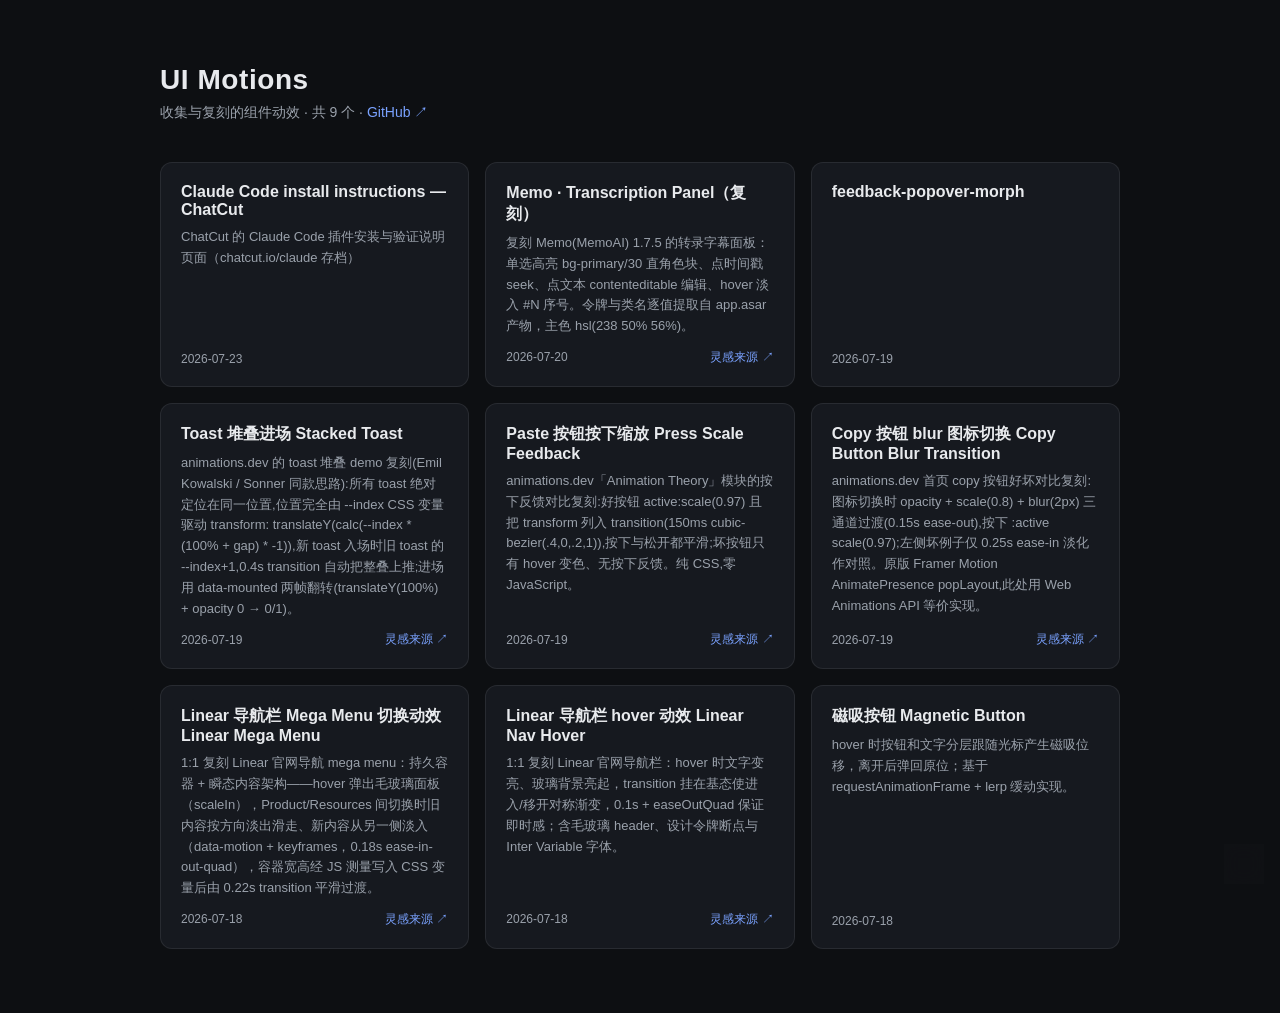
<file: index.html>
<!doctype html>
<html lang="zh-CN">
<head>
<meta charset="utf-8">
<meta name="viewport" content="width=device-width, initial-scale=1">
<title>UI Motions</title>
<meta name="description" content="我收集与复刻的 UI 组件动效，每个动效都是一个自包含的 HTML 页面。">
<style>
  :root {
    --bg: #0d0f12;
    --card: #16191f;
    --card-hover: #1c2027;
    --border: rgba(255, 255, 255, 0.08);
    --fg: #e8eaed;
    --muted: #9aa1ab;
    --accent: #7aa2ff;
  }
  * { box-sizing: border-box; margin: 0; }
  body {
    background: var(--bg);
    color: var(--fg);
    font-family: -apple-system, BlinkMacSystemFont, "Segoe UI", "PingFang SC",
      "Hiragino Sans GB", "Microsoft YaHei", sans-serif;
    min-height: 100vh;
    padding: 64px 24px;
  }
  main { max-width: 960px; margin: 0 auto; }
  header.page { margin-bottom: 40px; }
  header.page h1 { font-size: 28px; letter-spacing: 0.02em; }
  header.page p { color: var(--muted); margin-top: 8px; font-size: 14px; }
  .grid {
    display: grid;
    grid-template-columns: repeat(auto-fill, minmax(280px, 1fr));
    gap: 16px;
  }
  .card {
    background: var(--card);
    border: 1px solid var(--border);
    border-radius: 12px;
    padding: 20px;
    display: flex;
    flex-direction: column;
    gap: 12px;
    transition: background 0.2s ease, transform 0.2s ease;
  }
  .card:hover { background: var(--card-hover); transform: translateY(-2px); }
  .card-link { text-decoration: none; color: inherit; flex: 1; }
  .card h2 { font-size: 16px; font-weight: 600; }
  .desc { color: var(--muted); font-size: 13px; line-height: 1.6; margin-top: 8px; }
  .card footer {
    display: flex;
    justify-content: space-between;
    align-items: center;
    font-size: 12px;
    color: var(--muted);
  }
  .source { color: var(--accent); text-decoration: none; }
  .source:hover { text-decoration: underline; }
  .empty { color: var(--muted); }
</style>
</head>
<body>
  <main>
    <header class="page">
      <h1>UI Motions</h1>
      <p>收集与复刻的组件动效 · 共 9 个 · <a class="source" href="https://github.com/yuanzhixiang/ui-motions">GitHub ↗</a></p>
    </header>
    <div class="grid">
      <article class="card">
        <a class="card-link" href="chatcut-claude-code-install.html">
          <h2>Claude Code install instructions — ChatCut</h2>
          <p class="desc">ChatCut 的 Claude Code 插件安装与验证说明页面（chatcut.io/claude 存档）</p>
        </a>
        <footer>
          <time>2026-07-23</time>
          
        </footer>
      </article>
      <article class="card">
        <a class="card-link" href="memo-transcription-panel.html">
          <h2>Memo · Transcription Panel（复刻）</h2>
          <p class="desc">复刻 Memo(MemoAI) 1.7.5 的转录字幕面板：单选高亮 bg-primary/30 直角色块、点时间戳 seek、点文本 contenteditable 编辑、hover 淡入 #N 序号。令牌与类名逐值提取自 app.asar 产物，主色 hsl(238 50% 56%)。</p>
        </a>
        <footer>
          <time>2026-07-20</time>
          <a class="source" href="https://github.com/Makememo/MemoAI" target="_blank" rel="noopener">灵感来源 ↗</a>
        </footer>
      </article>
      <article class="card">
        <a class="card-link" href="feedback-popover-morph.html">
          <h2>feedback-popover-morph</h2>
          
        </a>
        <footer>
          <time>2026-07-19</time>
          
        </footer>
      </article>
      <article class="card">
        <a class="card-link" href="stacked-toast.html">
          <h2>Toast 堆叠进场 Stacked Toast</h2>
          <p class="desc">animations.dev 的 toast 堆叠 demo 复刻(Emil Kowalski / Sonner 同款思路):所有 toast 绝对定位在同一位置,位置完全由 --index CSS 变量驱动 transform: translateY(calc(--index * (100% + gap) * -1)),新 toast 入场时旧 toast 的 --index+1,0.4s transition 自动把整叠上推;进场用 data-mounted 两帧翻转(translateY(100%) + opacity 0 → 0/1)。</p>
        </a>
        <footer>
          <time>2026-07-19</time>
          <a class="source" href="https://animations.dev/" target="_blank" rel="noopener">灵感来源 ↗</a>
        </footer>
      </article>
      <article class="card">
        <a class="card-link" href="button-press-scale-feedback.html">
          <h2>Paste 按钮按下缩放 Press Scale Feedback</h2>
          <p class="desc">animations.dev「Animation Theory」模块的按下反馈对比复刻:好按钮 active:scale(0.97) 且把 transform 列入 transition(150ms cubic-bezier(.4,0,.2,1)),按下与松开都平滑;坏按钮只有 hover 变色、无按下反馈。纯 CSS,零 JavaScript。</p>
        </a>
        <footer>
          <time>2026-07-19</time>
          <a class="source" href="https://animations.dev/" target="_blank" rel="noopener">灵感来源 ↗</a>
        </footer>
      </article>
      <article class="card">
        <a class="card-link" href="copy-button-blur-transition.html">
          <h2>Copy 按钮 blur 图标切换 Copy Button Blur Transition</h2>
          <p class="desc">animations.dev 首页 copy 按钮好坏对比复刻:图标切换时 opacity + scale(0.8) + blur(2px) 三通道过渡(0.15s ease-out),按下 :active scale(0.97);左侧坏例子仅 0.25s ease-in 淡化作对照。原版 Framer Motion AnimatePresence popLayout,此处用 Web Animations API 等价实现。</p>
        </a>
        <footer>
          <time>2026-07-19</time>
          <a class="source" href="https://animations.dev/" target="_blank" rel="noopener">灵感来源 ↗</a>
        </footer>
      </article>
      <article class="card">
        <a class="card-link" href="linear-mega-menu.html">
          <h2>Linear 导航栏 Mega Menu 切换动效 Linear Mega Menu</h2>
          <p class="desc">1:1 复刻 Linear 官网导航 mega menu：持久容器 + 瞬态内容架构——hover 弹出毛玻璃面板（scaleIn），Product/Resources 间切换时旧内容按方向淡出滑走、新内容从另一侧淡入（data-motion + keyframes，0.18s ease-in-out-quad），容器宽高经 JS 测量写入 CSS 变量后由 0.22s transition 平滑过渡。</p>
        </a>
        <footer>
          <time>2026-07-18</time>
          <a class="source" href="https://linear.app" target="_blank" rel="noopener">灵感来源 ↗</a>
        </footer>
      </article>
      <article class="card">
        <a class="card-link" href="linear-nav-hover.html">
          <h2>Linear 导航栏 hover 动效 Linear Nav Hover</h2>
          <p class="desc">1:1 复刻 Linear 官网导航栏：hover 时文字变亮、玻璃背景亮起，transition 挂在基态使进入/移开对称渐变，0.1s + easeOutQuad 保证即时感；含毛玻璃 header、设计令牌断点与 Inter Variable 字体。</p>
        </a>
        <footer>
          <time>2026-07-18</time>
          <a class="source" href="https://linear.app" target="_blank" rel="noopener">灵感来源 ↗</a>
        </footer>
      </article>
      <article class="card">
        <a class="card-link" href="magnetic-button.html">
          <h2>磁吸按钮 Magnetic Button</h2>
          <p class="desc">hover 时按钮和文字分层跟随光标产生磁吸位移，离开后弹回原位；基于 requestAnimationFrame + lerp 缓动实现。</p>
        </a>
        <footer>
          <time>2026-07-18</time>
          
        </footer>
      </article>
    </div>
  </main>
<a id="ui-motions-source-link" href="https://github.com/yuanzhixiang/ui-motions" target="_blank" rel="noopener" aria-label="在 GitHub 查看源码" title="在 GitHub 查看源码" style="position:fixed;right:16px;bottom:16px;z-index:2147483647;display:flex;align-items:center;justify-content:center;width:40px;height:40px;border-radius:50%;background:rgba(20,22,26,.72);border:1px solid rgba(255,255,255,.18);backdrop-filter:blur(8px);-webkit-backdrop-filter:blur(8px);opacity:.65;transition:opacity .2s ease,transform .2s ease" onmouseover="this.style.opacity=1;this.style.transform='scale(1.08)'" onmouseout="this.style.opacity=.65;this.style.transform='scale(1)'"><svg width="20" height="20" viewBox="0 0 16 16" fill="#e8eaed" aria-hidden="true"><path d="M8 0C3.58 0 0 3.58 0 8c0 3.54 2.29 6.53 5.47 7.59.4.07.55-.17.55-.38 0-.19-.01-.82-.01-1.49-2.01.37-2.53-.49-2.69-.94-.09-.23-.48-.94-.82-1.13-.28-.15-.68-.52-.01-.53.63-.01 1.08.58 1.23.82.72 1.21 1.87.87 2.33.66.07-.52.28-.87.51-1.07-1.78-.2-3.64-.89-3.64-3.95 0-.87.31-1.59.82-2.15-.08-.2-.36-1.02.08-2.12 0 0 .67-.21 2.2.82.64-.18 1.32-.27 2-.27s1.36.09 2 .27c1.53-1.04 2.2-.82 2.2-.82.44 1.1.16 1.92.08 2.12.51.56.82 1.27.82 2.15 0 3.07-1.87 3.75-3.65 3.95.29.25.54.73.54 1.48 0 1.07-.01 1.93-.01 2.2 0 .21.15.46.55.38A8.01 8.01 0 0 0 16 8c0-4.42-3.58-8-8-8Z"/></svg></a>
</body>
</html>
</file>
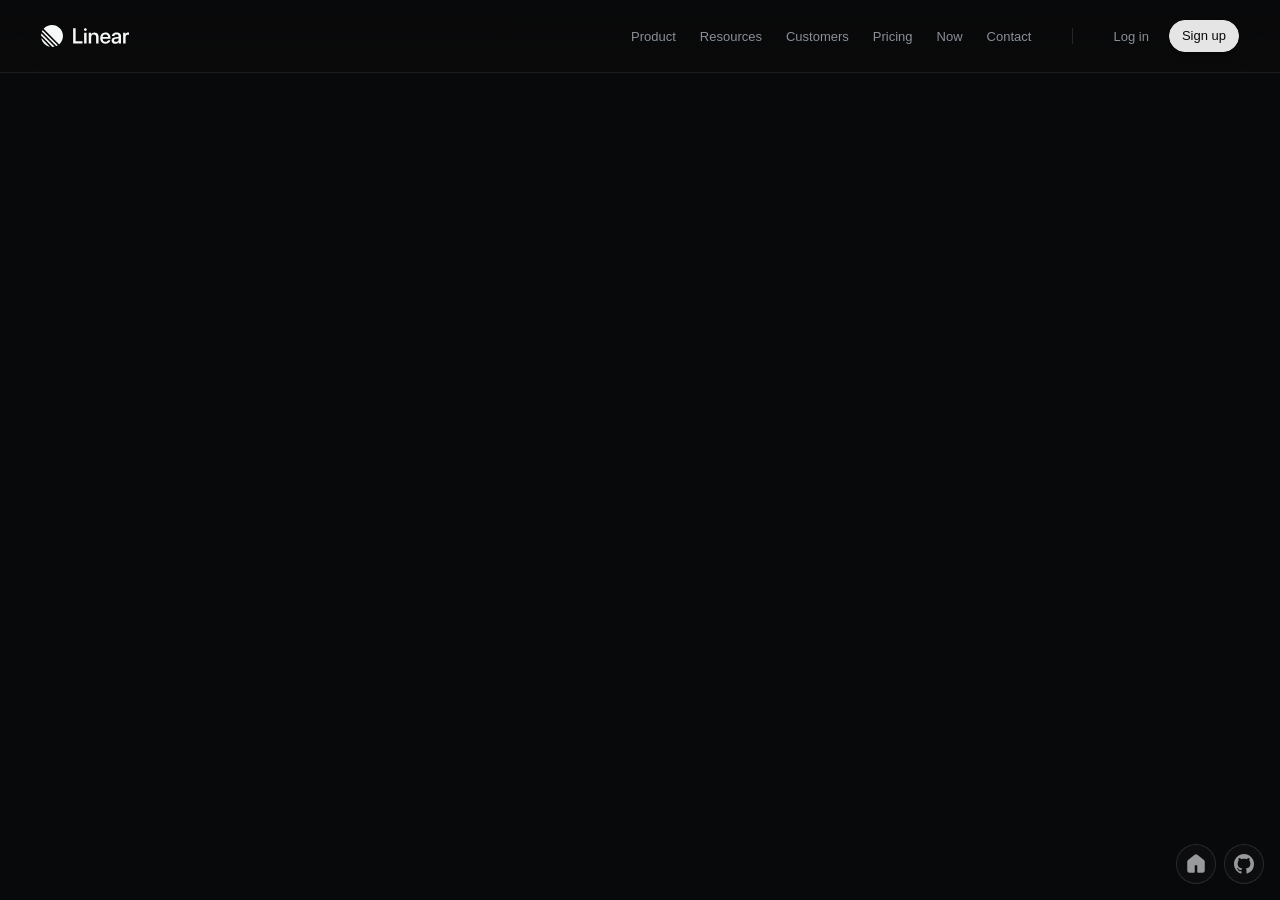
<file: linear-mega-menu.html>
<!doctype html>
<html lang="en">
  <head>
    <meta charset="UTF-8" />
    <meta name="viewport" content="width=device-width, initial-scale=1.0" />
    <title>Linear 导航栏 Mega Menu 切换动效 Linear Mega Menu</title>
    <meta
      name="description"
      content="1:1 复刻 Linear 官网导航 mega menu：持久容器 + 瞬态内容架构——hover 弹出毛玻璃面板（scaleIn），Product/Resources 间切换时旧内容按方向淡出滑走、新内容从另一侧淡入（data-motion + keyframes，0.18s ease-in-out-quad），容器宽高经 JS 测量写入 CSS 变量后由 0.22s transition 平滑过渡。"
    />
    <meta name="source" content="https://linear.app" />
    <style>
      /* 原版的 @font-face：Inter Variable 可变字体（100-900 全字重一个文件） */
      @font-face {
        font-family: "Inter Variable";
        font-weight: 100 900;
        font-display: swap;
        font-style: normal;
        src: url(https://static.linear.app/fonts/InterVariable.woff2?v=4.1)
          format("woff2");
      }
      @font-face {
        font-family: "Inter Variable";
        font-weight: 100 900;
        font-display: swap;
        font-style: italic;
        src: url(https://static.linear.app/fonts/InterVariable-Italic.woff2?v=4.1)
          format("woff2");
      }

      /* ============ 设计令牌（来自原版 index.BGg4XGWg.css 的 :root） ============ */
      :root {
        --header-height: 72px;
        --header-blur: 20px;

        --homepage-outer-padding: 46px;
        --homepage-max-width: calc(1344px + var(--homepage-outer-padding) * 2);
        --homepage-padding-inset: 32px;

        --page-padding-inline: 24px;
        --page-padding-right: max(
          env(safe-area-inset-right),
          var(--page-padding-inline)
        );

        --layer-header: 100;
        --speed-quickTransition: 0.1s;
        --ease-out-quad: cubic-bezier(0.25, 0.46, 0.45, 0.94);
        --radius-rounded: 9999px;

        /* 原版的字重梯度（Inter Variable 可变字重） */
        --font-weight-light: 300;
        --font-weight-normal: 400;
        --font-weight-medium: 510;
        --font-weight-semibold: 590;
        --font-weight-bold: 680;

        --layer-max: 10000;
        --ease-in-out-quad: cubic-bezier(0.455, 0.03, 0.515, 0.955);

        /* 暗色主题下的取值 */
        --header-bg: #0b0b0bcc;
        --header-border: #ffffff14;
        --color-bg-primary: #08090a;
        --color-text-primary: #f7f8f8;
        --color-text-secondary: #d0d6e0;
        --color-text-tertiary: #8a8f98;
        --color-border-primary: #23252a;
        --color-bg-translucent: #ffffff0d;
        --color-border-translucent: #ffffff0d;
        --color-bg-quinary: #282828;
        --color-link-primary: #828fff;
        --color-button-invert-bg: #e5e5e6;
        --shadow-stack-low:
          0px 8px 2px 0px #0000, 0px 5px 2px 0px #00000003,
          0px 3px 2px 0px #0000000a, 0px 1px 1px 0px #00000012,
          0px 0px 1px 0px #00000014;
      }

      /* 原版的变量断点：留白随视口宽度变化 */
      @media (max-width: 1280px) {
        :root {
          --homepage-outer-padding: 10px;
        }
      }
      @media (max-width: 1024px) {
        :root {
          --homepage-outer-padding: 28px;
          --homepage-padding-inset: 8px;
        }
      }
      @media (max-width: 640px) {
        :root {
          --homepage-outer-padding: 16px;
          --header-height: 64px;
        }
      }

      /* 原版 @layer reset 里的全局盒模型重置：
         没有它，width:100% + padding 会按 content-box 溢出容器 */
      *,
      *::before,
      *::after {
        box-sizing: border-box;
      }

      html {
        font-size: 100%;
        font-weight: var(--font-weight-normal);
      }

      body {
        margin: 0;
        background: var(--color-bg-primary);
        color: var(--color-text-primary);
        /* 原版的完整字体栈（--sx-1ipkkxf） */
        font-family:
          "Inter Variable", "SF Pro Display", -apple-system,
          BlinkMacSystemFont, "Segoe UI", Roboto, Oxygen, Ubuntu, Cantarell,
          "Open Sans", "Helvetica Neue", "Linear Thai", sans-serif;
        /* macOS 上让文字变细的关键：抗锯齿渲染（原版 body 同款） */
        -webkit-font-smoothing: antialiased;
        -moz-osx-font-smoothing: grayscale;
        /* Inter 的字形特性开关 + 可变字体光学尺寸（原版 body 同款） */
        --font-settings: "cv01", "ss03";
        font-feature-settings: var(--font-settings);
        --font-variations: "opsz" auto;
        font-variation-settings: var(--font-variations);
      }

      /* 原版 hCgVwa_reset-button：清掉 button 的默认样式 */
      .reset-button {
        appearance: none;
        background: none;
        border: none;
        font: inherit;
        color: inherit;
        cursor: pointer;
        margin: 0;
        padding: 0;
      }

      /* ============ Header（原版 TZTsQG_header） ============ */
      .header {
        position: fixed;
        top: 0;
        inset-inline: 0;
        margin-inline: auto;
        z-index: var(--layer-header);
        user-select: none;
        isolation: isolate;
        /* 弹窗移除滚动条时补偿位移，平时为 0 */
        transform: translateX(
          calc(-1 * var(--removed-body-scroll-bar-size, 0px) / 2)
        );
        backdrop-filter: blur(var(--header-blur));
        background: linear-gradient(
          180deg,
          var(--header-bg) 0%,
          color-mix(in oklab, var(--header-bg) 100%, transparent 5%) 100%
        );
        border-bottom: 1px solid var(--header-border);
        transition: var(--speed-quickTransition) var(--ease-out-quad);
        transition-property: border-color, background;
      }

      .header::before {
        content: "";
        pointer-events: none;
        background: linear-gradient(
          180deg,
          var(--color-bg-primary) 0%,
          transparent 100%
        );
        position: absolute;
        inset: 0;
      }

      /* 原版 TZTsQG_menuRoot */
      .menuRoot {
        display: flex;
        align-items: center;
        height: 100%;
      }
      @media (max-width: 768px) {
        .menuRoot {
          flex-direction: column;
        }
      }

      /* 原版 TZTsQG_innerWrapper */
      .innerWrapper {
        height: var(--header-height);
        width: 100%;
        max-width: var(--homepage-max-width);
        padding-left: calc(
          var(--homepage-padding-inset) + var(--homepage-outer-padding) - 1px
        );
        padding-right: calc(
          var(--homepage-padding-inset) + var(--homepage-outer-padding) - 1px
        );
        align-items: center;
        margin-inline: auto;
        display: flex;
      }
      .innerWrapper > div {
        width: 100%;
      }

      /* 原版 TZTsQG_list */
      .list {
        min-height: var(--header-height);
        align-items: center;
        gap: 8px;
        list-style: none;
        margin: 0;
        padding: 0;
        display: flex;
      }
      @media (max-width: 768px) {
        .list {
          justify-content: flex-start;
          gap: 16px;
        }
      }

      /* 原版 TZTsQG_item */
      .item {
        white-space: nowrap;
        margin: 0;
        list-style: none;
        display: grid;
      }

      /* 原版 TZTsQG_logoItem：flex:1 吃掉剩余空间，把右侧区推到最右 */
      .logoItem {
        color: var(--color-text-primary);
        flex: 1;
        justify-content: flex-start;
        display: flex;
      }

      /* 原版 TZTsQG_logoLink（含 I_mUeq_root 的链接 reset） */
      .logoLink {
        border-radius: 6px;
        justify-content: flex-start;
        align-items: center;
        height: 32px;
        margin-left: -8px;
        padding: 0 8px;
        display: flex;
        color: inherit;
        cursor: pointer;
        text-decoration: none;
      }

      /* 原版 TZTsQG_rightSideWrapper */
      .rightSideWrapper {
        flex-shrink: 0;
        align-items: center;
        width: 100%;
        max-width: 620px;
        margin: 0;
        display: flex;
      }
      @media (max-width: 1024px) {
        .rightSideWrapper {
          width: auto;
        }
      }

      /* 原版 TZTsQG_navItems */
      .navItems {
        align-items: center;
        margin: 0;
        padding: 0;
        list-style: none;
        display: flex;
      }

      /* 原版 TZTsQG_navDivider：菜单和按钮之间的竖线 */
      .navDivider {
        background: var(--color-border-primary);
        width: 1px;
        height: 16px;
        margin-inline: 8px;
      }

      /* 原版 TZTsQG_buttons */
      .buttons {
        justify-content: flex-end;
        align-items: center;
        gap: 8px;
        margin: 0;
        padding: 0;
        list-style: none;
        display: flex;
      }

      /* 原版 TZTsQG_buttonItem */
      .buttonItem {
        justify-content: center;
        align-items: center;
        display: flex;
      }
      .buttonItem a,
      .buttonItem span {
        width: 100%;
      }

      /* 原版 TZTsQG_anchor：导航链接/触发器的公共样式（hover 态未实现） */
      .anchor {
        --anchor-glass-bg: #ffffff14;
        height: 32px;
        color: var(--color-text-tertiary);
        border-radius: var(--radius-rounded);
        transition: var(--speed-quickTransition) var(--ease-out-quad);
        transition-property: color, background;
        background: 0 0;
        justify-content: center;
        align-items: center;
        padding: 0 12px;
        font-size: 13px;
        display: flex;
        position: relative;
        cursor: pointer;
        text-decoration: none;
      }

      /* 原版的 hover：包在 any-hover 里，触屏设备不生效。
         进入/移开都走基态那条 0.1s transition（color, background），
         完全对称；背景色太淡所以移开时的渐隐不易察觉 */
      @media (any-hover: hover) {
        .anchor:hover {
          color: var(--color-text-primary);
          background: var(--anchor-glass-bg);
        }
      }

      /* 菜单打开时 trigger 保持高亮（原版 [data-state=open]） */
      .anchor[data-state="open"] {
        color: var(--color-text-primary);
        background: var(--anchor-glass-bg);
      }

      /* 原版 TZTsQG_trigger：扩大热区 + 打开时在按钮下方伸出一座
         "隐形桥"，让光标从按钮移到菜单面板的路上菜单不会关闭 */
      .trigger {
        isolation: isolate;
        position: relative;
      }
      .trigger::before {
        content: "";
        z-index: 0;
        position: absolute;
        inset: 0 -8px;
      }
      .trigger[data-state="open"]::after {
        content: "";
        height: 32px;
        position: absolute;
        top: 100%;
        left: -32px;
        right: -32px;
      }

      /* 原版 S36ykG_root + S36ykG_variant + S36ykG_variant-invert + S36ykG_size-small
         （Sign up 按钮，hover 态未实现，:active 缩放保留） */
      .button {
        appearance: none;
        cursor: pointer;
        white-space: nowrap;
        user-select: none;
        max-width: 100%;
        flex-shrink: 0;
        justify-content: center;
        align-items: center;
        margin: 0;
        display: inline-flex;
        position: relative;
        font-weight: var(--font-weight-medium);
        font-size: 13px;
        line-height: 32px;
        height: 32px;
        gap: 8px;
        padding: 0 12px;
        border-radius: var(--radius-rounded);
        background: var(--color-button-invert-bg);
        border: 1px solid var(--color-button-invert-bg);
        color: var(--color-bg-primary);
        box-shadow: var(--shadow-stack-low);
        text-decoration: none;
        transition: 0.16s var(--ease-out-quad);
        transition-property:
          border, background-color, color, box-shadow, opacity, filter,
          transform;
      }
      .button:active {
        transform: scale(0.97);
      }

      /* 原版 TZTsQG_mobileItem / TZTsQG_mobileMenuTrigger：移动端汉堡菜单 */
      .mobileItem {
        display: none;
      }
      .mobileItem.mobileItem {
        margin-left: calc(-1 * var(--page-padding-right) + 8px);
      }
      @media (max-width: 768px) {
        .mobileItem {
          display: block;
        }
      }
      .mobileMenuTrigger {
        height: var(--header-height);
        aspect-ratio: 1;
        outline: none;
        justify-content: center;
        align-items: center;
        margin-right: -28px;
        display: flex;
      }

      /* ============ Mega Menu（原版 TZTsQG_viewport / content 系列） ============ */

      /* 原版 hCgVwa_reset-ul */
      .reset-ul {
        margin: 0;
        padding: 0;
        list-style: none;
      }

      /* 原版 TZTsQG_viewportPosition：固定在 header 下方，
         与 innerWrapper 同一套 max-width/padding 令牌，因此面板右缘
         与导航区右缘对齐（justify-content: flex-end） */
      .viewportPosition {
        top: calc(var(--header-height) - 8px);
        z-index: var(--layer-max);
        pointer-events: none;
        max-width: var(--homepage-max-width);
        padding-right: calc(
          var(--homepage-padding-inset) + var(--homepage-outer-padding) - 1px
        );
        justify-content: flex-end;
        margin-inline: auto;
        display: flex;
        position: fixed;
        left: 0;
        right: 0;
      }
      .viewportPosition > * {
        pointer-events: auto;
      }

      /* 原版 TZTsQG_viewport：毛玻璃圆角面板。
         height/width 由 JS 按当前内容测量写入（原版是 radix 的
         --radix-navigation-menu-viewport-* 变量），.22s 过渡先保留，
         菜单间切换动画下回合实现 */
      .viewport {
        --inner-card-border: 1px;
        height: max(var(--viewport-height, 0px), 236px);
        width: var(--viewport-width, auto);
        max-width: calc(
          100vw - var(--page-padding-left, 24px) - var(--page-padding-right)
        );
        backdrop-filter: blur(32px);
        transform-origin: top;
        background: #08090ae6;
        border: 1px solid #ffffff14;
        border-radius: 14px;
        padding: 8px;
        transition:
          height 0.22s,
          width 0.22s;
        position: relative;
        overflow: hidden;
        box-shadow: 0 8px 32px #08090a;
      }
      .viewport[hidden] {
        display: none;
      }

      /* 内层亮一度的卡片（盖住网格区，不含 footer），高度由 JS 写入 */
      .viewport::before {
        content: "";
        height: var(--inner-card-height, 0px);
        background: var(--color-bg-translucent);
        border: var(--inner-card-border) solid var(--color-border-translucent);
        border-radius: 6px;
        transition: height 0.22s;
        position: absolute;
        top: 8px;
        left: 8px;
        right: 8px;
      }

      /* 原版 TZTsQG_content */
      .content {
        transform-origin: top;
        will-change: transform;
        padding: 8px;
        position: absolute;
        top: 0;
        left: 0;
        right: 0;
      }
      .content.productNav,
      .content.resourcesNav {
        width: fit-content;
      }
      .content.resourcesNav {
        max-width: 856px;
      }
      .content > div {
        height: 100%;
      }
      @media (max-width: 640px) {
        .content {
          display: none;
        }
      }

      /* 原版 TZTsQG_subnav / TZTsQG_subItems / TZTsQG_featureGrid */
      .subnav {
        height: 100%;
      }
      .subItems {
        grid-template-columns: 256px 256px 256px;
        column-gap: 24px;
        padding: 12px;
        display: grid;
      }
      .featureGrid {
        margin: 0;
      }
      .flexCol20 {
        display: flex;
        flex-direction: column;
        gap: 20px;
      }
      .resourcesNav {
        grid-template-columns: 256px 256px 256px;
      }

      /* 原版 TZTsQG_inlineLink：菜单里的一条链接（标题+描述） */
      .inlineLink {
        border-radius: 6px;
        padding: 12px 16px;
        transition: none;
        position: relative;
        display: flex;
        flex-direction: column;
        gap: 2px;
        text-decoration: none;
        cursor: pointer;
      }
      /* 列与列之间的分隔线：画在每个条目右侧 12px 处（列间距的一半） */
      .inlineLink::after {
        content: "";
        background: var(--color-border-translucent);
        width: 1px;
        height: 100%;
        position: absolute;
        top: 0;
        bottom: 0;
        right: -12px;
      }
      @media (any-hover: hover) {
        .inlineLink:hover {
          color: var(--color-text-primary);
          background: #ffffff08;
        }
      }

      /* 原版实测：13px / 19.5px（1.5 倍行高） */
      .menuLabel {
        font-size: 13px;
        line-height: 1.5;
        color: var(--color-text-tertiary);
      }
      .menuDesc {
        font-size: 13px;
        line-height: 1.5;
        font-weight: var(--font-weight-medium);
        color: var(--color-text-secondary);
      }

      /* 原版 TZTsQG_contentFooter + ghost 按钮（S36ykG_variant-ghost small） */
      .contentFooter {
        justify-content: space-between;
        max-width: 100%;
        padding: 16px 16px 11px;
        display: flex;
      }
      .ghostButton {
        appearance: none;
        cursor: pointer;
        white-space: nowrap;
        user-select: none;
        justify-content: center;
        align-items: center;
        margin: 0;
        display: inline-flex;
        font-size: 13px;
        font-weight: var(--font-weight-medium);
        line-height: 32px;
        height: 32px;
        padding: 0 12px;
        border: none;
        border-radius: var(--radius-rounded);
        color: var(--color-text-tertiary);
        background: 0 0;
        text-decoration: none;
        transition: 0.16s var(--ease-out-quad);
        transition-property: background-color, color;
      }
      .changelogSingleLink {
        gap: 12px;
        min-width: 0;
        max-width: 80%;
      }
      .changelogSingleLink .menuDesc {
        color: var(--color-text-primary);
        overflow: hidden;
        text-overflow: ellipsis;
        white-space: nowrap;
      }
      @media (any-hover: hover) {
        .changelogSingleLink:hover {
          background: #ffffff12 !important;
        }
        .changelogLink:hover {
          background: #818fff26 !important;
        }
      }

      /* ============ 菜单切换动画（原版 data-motion 机制） ============
         方向感：从 Product 切到 Resources（向右走），旧内容向左退场
         (to-start)、新内容从右进场 (from-end)；反向则相反。
         包在 prefers-reduced-motion 里，系统关闭动画时不播 */
      @media (prefers-reduced-motion: no-preference) {
        .content {
          --duration: 0.18s;
          --anim-amount: 48px;
          animation: var(--duration) var(--ease-in-out-quad) both;
        }
        .content[data-motion="from-start"] {
          animation-name: enterFromLeft;
        }
        .content[data-motion="from-end"] {
          animation-name: enterFromRight;
        }
        .content[data-motion="to-start"] {
          animation-name: exitToLeft;
        }
        .content[data-motion="to-end"] {
          animation-name: exitToRight;
        }

        /* 面板整体的开/合动画（原版 scaleIn/scaleOut） */
        .viewport {
          animation: 0.18s both scaleIn;
        }
        .viewport[data-state="closed"] {
          animation: 0.18s both scaleOut;
        }
      }

      @keyframes enterFromRight {
        0% {
          opacity: 0;
          transform: translateX(var(--anim-amount));
        }
        to {
          opacity: 1;
          transform: translate(0);
        }
      }
      @keyframes enterFromLeft {
        0% {
          opacity: 0;
          transform: translateX(calc(-1 * var(--anim-amount)));
        }
        to {
          opacity: 1;
          transform: translate(0);
        }
      }
      @keyframes exitToRight {
        0% {
          opacity: 1;
          transform: translate(0);
        }
        to {
          opacity: 0;
          transform: translateX(var(--anim-amount));
        }
      }
      @keyframes exitToLeft {
        0% {
          opacity: 1;
          transform: translate(0);
        }
        to {
          opacity: 0;
          transform: translateX(calc(-1 * var(--anim-amount)));
        }
      }
      @keyframes scaleIn {
        0% {
          opacity: 0;
          transform: scale(0.98);
        }
        to {
          opacity: 1;
          transform: scale(1);
        }
      }
      @keyframes scaleOut {
        0% {
          opacity: 1;
          transform: scale(1);
        }
        to {
          opacity: 0;
          transform: scale(0.98);
        }
      }

      /* 原版响应式工具类（utils.css） */
      @media (max-width: 640px) {
        .hide-mobile {
          display: none !important;
        }
      }
      @media (max-width: 768px) {
        .hide-tablet {
          display: none !important;
        }
      }
      @media (max-width: 1024px) {
        .hide-laptop {
          display: none !important;
        }
      }
    </style>
  </head>
  <body>
    <header class="header">
      <nav aria-label="Main" class="menuRoot">
        <div class="innerWrapper">
          <div style="position: relative">
            <ul class="list" aria-label="Site navigation">
              <li class="logoItem item">
                <span style="display: flex">
                  <a href="#" aria-label="Navigate to home" class="logoLink">
                    <svg
                      height="22"
                      viewBox="0 0 400 100"
                      fill="currentColor"
                      aria-label="Linear"
                    >
                      <path
                        fill-rule="evenodd"
                        clip-rule="evenodd"
                        d="M12.9266 16.3713c-.5283.5806-.4933 1.4714.0617 2.0265l68.5946 68.5946c.5551.555 1.4459.59 2.0265.0617 10.0579-9.1522 16.3713-22.3478 16.3713-37.0179C99.9807 22.402 77.5788 0 49.9445 0 35.2744 0 22.0788 6.31337 12.9266 16.3713ZM4.35334 29.3894c-.25348.5589-.12567 1.2142.30824 1.6481L68.9432 95.3191c.4339.4339 1.0892.5617 1.6481.3083 1.485-.6736 2.9312-1.4176 4.3344-2.2277.8341-.4815.9618-1.6195.2808-2.3005L8.88146 24.7742c-.68097-.681-1.81894-.5532-2.30045.2808-.81013 1.4032-1.55411 2.8494-2.22767 4.3344ZM.453579 47.796c-.300979-.301-.46112014-.7158-.4327856-1.1405.1327026-1.9891.3816396-3.9463.7400796-5.865.214926-1.1505 1.620727-1.5497 2.448307-.7222L59.9124 96.7715c.8275.8276.4283 2.2334-.7222 2.4483-1.9187.3585-3.8759.6074-5.865.7401-.4247.0283-.8395-.1318-1.1405-.4328L.453579 47.796ZM3.93331 61.7589c-1.0331-1.0331-2.70028-.1429-2.32193 1.2683C6.22104 80.2203 19.7604 93.7597 36.9535 98.3693c1.4112.3784 2.3014-1.2888 1.2683-2.3219L3.93331 61.7589ZM201.602 27.535c3.587 0 6.494-2.918 6.494-6.5175S205.189 14.5 201.602 14.5c-3.586 0-6.493 2.918-6.493 6.5175s2.907 6.5175 6.493 6.5175Zm-55.621 56.8396V14.5039h11.54v59.648h31.115v10.2227h-42.655Zm82.136-28.511v28.511h-11.166V34.8555h11.026v8.4876l.14-.0937c1.121-2.6573 2.928-4.8769 5.42-6.6589 2.491-1.8132 5.668-2.7198 9.531-2.7198 3.426 0 6.54.766 9.344 2.2978 2.803 1.5006 5.045 3.7045 6.727 6.6119 1.682 2.9074 2.523 6.4713 2.523 10.6916v30.9026h-11.166V55.0195c0-3.7514-.997-6.5963-2.99-8.5345-1.962-1.9695-4.594-2.9543-7.896-2.9543-2.118 0-4.049.4377-5.793 1.313-1.744.8754-3.13 2.2196-4.158 4.0328-1.028 1.8132-1.542 4.1422-1.542 6.9871Zm101.105 27.6669c2.554 1.0942 5.482 1.6413 8.783 1.6413 2.71 0 5.03-.3439 6.961-1.0317 1.932-.719 3.52-1.6725 4.766-2.8605 1.277-1.1879 2.289-2.4853 3.037-3.8921h.187v6.9871h10.699V50.2833c0-2.4072-.468-4.6111-1.402-6.6119-.934-2.0008-2.289-3.7358-4.065-5.2051-1.744-1.4694-3.862-2.5948-6.354-3.3763-2.491-.8129-5.295-1.2193-8.409-1.2193-4.267 0-7.958.7347-11.073 2.204-3.084 1.4381-5.497 3.3763-7.242 5.8148-1.744 2.4384-2.694 5.1895-2.85 8.2531h10.793c.124-1.438.623-2.7198 1.495-3.8452.872-1.1254 2.056-2.0008 3.551-2.626 1.495-.6565 3.223-.9848 5.186-.9848 1.962 0 3.628.3283 4.999.9848 1.401.6565 2.476 1.5475 3.223 2.6729.748 1.1254 1.122 2.4384 1.122 3.939v.3752c0 1.1254-.39 1.9538-1.168 2.4853-.748.5314-2.025.9222-3.831 1.1723-1.776.2501-4.205.5471-7.289.891-2.523.2813-4.952.7034-7.288 1.2661-2.336.5627-4.423 1.3912-6.261 2.4853-1.806 1.0942-3.239 2.5479-4.298 4.3611-1.059 1.8132-1.588 4.1422-1.588 6.987 0 3.2826.747 6.0336 2.242 8.2532 1.495 2.1884 3.52 3.8453 6.074 4.9707Zm18.081-8.3001c-1.807.9691-4.034 1.4537-6.681 1.4537-2.679 0-4.813-.5627-6.401-1.6881-1.589-1.1567-2.383-2.7355-2.383-4.7362 0-1.5631.436-2.8293 1.308-3.7984.904-.9691 2.087-1.735 3.551-2.2977 1.464-.5628 3.052-.9535 4.765-1.1724 1.246-.1875 2.461-.3751 3.645-.5627 1.183-.2188 2.289-.422 3.317-.6096 1.028-.2188 1.9-.4377 2.616-.6565.748-.2188 1.293-.4533 1.635-.7034v5.5334c0 1.9382-.451 3.7202-1.355 5.3458-.872 1.5944-2.211 2.8917-4.017 3.8921Zm26.094 9.1442V34.8555h10.745v8.1594h.141c.903-2.8136 2.32-4.955 4.251-6.4244 1.962-1.5005 4.532-2.2508 7.709-2.2508.779 0 1.48.0312 2.102.0938.655.0312 1.2.0625 1.636.0937v10.082c-.405-.0625-1.122-.1406-2.149-.2344-1.028-.0938-2.118-.1407-3.271-.1407-1.838 0-3.519.422-5.046 1.2661-1.526.8441-2.741 2.1415-3.644 3.8921-.872 1.7195-1.308 3.8922-1.308 6.5182v28.4641h-11.166Zm-177.401 0V34.8555h11.166v49.5191h-11.166Zm84.238-2.204c3.582 2.2196 7.834 3.3294 12.755 3.3294 3.8 0 7.257-.6878 10.372-2.0633 3.146-1.4068 5.762-3.3294 7.849-5.7678 2.087-2.4697 3.442-5.3146 4.065-8.5346h-10.512c-.468 1.4693-1.231 2.7667-2.29 3.8921-1.027 1.0942-2.32 1.9539-3.877 2.5792-1.558.6252-3.364.9378-5.42.9378-2.772 0-5.155-.6252-7.148-1.8757-1.962-1.2505-3.457-2.9855-4.485-5.2051-.933-2.043-1.443-4.3564-1.529-6.9402h35.915v-3.0012c0-3.8139-.561-7.284-1.682-10.4102-1.121-3.1575-2.71-5.8773-4.766-8.1594-2.055-2.3134-4.531-4.0953-7.428-5.3458-2.866-1.2505-6.058-1.8757-9.578-1.8757-4.578 0-8.627 1.1098-12.147 3.3294-3.52 2.2196-6.276 5.2833-8.27 9.191-1.993 3.9078-2.99 8.3782-2.99 13.4114 0 5.0019.966 9.4568 2.897 13.3645 1.931 3.8765 4.688 6.9246 8.269 9.1442Zm23.501-32.7783c-1.028-2.1258-2.492-3.767-4.392-4.9237-1.9-1.1567-4.142-1.7351-6.728-1.7351-2.554 0-4.781.5784-6.681 1.7351-1.868 1.1567-3.332 2.7979-4.391 4.9237-.756 1.5396-1.234 3.2903-1.434 5.2521h25.059c-.2-1.9618-.678-3.7125-1.433-5.2521Z"
                      ></path>
                    </svg>
                  </a>
                </span>
              </li>

              <li class="rightSideWrapper">
                <ul class="navItems">
                  <li class="hide-tablet item">
                    <button
                      class="anchor trigger reset-button"
                      data-menu-trigger="product"
                      aria-expanded="false"
                    >
                      Product
                    </button>
                  </li>
                  <li class="hide-tablet item">
                    <button
                      class="anchor trigger reset-button"
                      data-menu-trigger="resources"
                      aria-expanded="false"
                    >
                      Resources
                    </button>
                  </li>
                  <li class="hide-tablet item">
                    <a href="#" class="anchor">Customers</a>
                  </li>
                  <li class="hide-tablet item">
                    <a href="#" class="anchor">Pricing</a>
                  </li>
                  <li class="hide-laptop item">
                    <a href="#" class="anchor">Now</a>
                  </li>
                  <li class="hide-tablet item">
                    <a href="#" class="anchor">Contact</a>
                  </li>
                </ul>

                <div style="flex: 1"></div>
                <div class="navDivider hide-tablet"></div>
                <div style="flex: 1"></div>

                <ul class="buttons">
                  <li class="buttonItem item">
                    <span><a href="#" class="anchor">Log in</a></span>
                  </li>
                  <li class="buttonItem item">
                    <a href="#" class="button">Sign up</a>
                  </li>
                </ul>
              </li>

              <li class="mobileItem item">
                <button type="button" class="mobileMenuTrigger reset-button">
                  <svg
                    width="16"
                    height="16"
                    viewBox="0 0 16 16"
                    fill="currentColor"
                    xmlns="http://www.w3.org/2000/svg"
                  >
                    <rect
                      x="1"
                      y="7.5"
                      width="14"
                      height="1"
                      rx="0.5"
                      style="
                        transform-origin: center;
                        transition: 160ms var(--ease-out-quad);
                        transform: translateY(-3.5px);
                      "
                    ></rect>
                    <rect
                      x="1"
                      y="7.5"
                      width="14"
                      height="1"
                      rx="0.5"
                      style="
                        transform-origin: center;
                        transition: 160ms var(--ease-out-quad);
                        transform: translateY(3.5px);
                      "
                    ></rect>
                  </svg>
                </button>
              </li>
            </ul>
          </div>
        </div>

        <!-- 原版 TZTsQG_viewportPosition > TZTsQG_viewport：
             两份菜单内容都渲染在这，JS 控制显示哪份（原版由 radix 挂卸载） -->
        <div class="viewportPosition">
          <div class="viewport" data-state="closed" hidden>
            <!-- Product 菜单 -->
            <div class="content productNav" data-menu="product">
              <ul class="subnav reset-ul">
                <li class="featureGrid">
                  <div class="flexCol20">
                    <ul class="subItems reset-ul">
                      <li class="item">
                        <a href="#" class="inlineLink">
                          <span class="menuLabel">Intake</span>
                          <span class="menuDesc"
                            >Make your product <br />operations
                            self-driving</span
                          >
                        </a>
                      </li>
                      <li class="item">
                        <a href="#" class="inlineLink">
                          <span class="menuLabel">Build</span>
                          <span class="menuDesc"
                            >Move work forward across<br />teams and
                            agents</span
                          >
                        </a>
                      </li>
                      <li class="item">
                        <a href="#" class="inlineLink">
                          <span class="menuLabel">Monitor</span>
                          <span class="menuDesc"
                            >Understand progress<br />at scale</span
                          >
                        </a>
                      </li>
                      <li class="item">
                        <a href="#" class="inlineLink">
                          <span class="menuLabel">Plan</span>
                          <span class="menuDesc"
                            >Plan and navigate from<br />idea to launch</span
                          >
                        </a>
                      </li>
                      <li class="item">
                        <a href="#" class="inlineLink">
                          <span class="menuLabel">Diffs</span>
                          <span class="menuDesc"
                            >Make code review<br />effortless</span
                          >
                        </a>
                      </li>
                      <li class="item">
                        <a href="#" class="inlineLink">
                          <span class="menuLabel">Integrations</span>
                          <span class="menuDesc">Collaborate across tools</span>
                        </a>
                      </li>
                    </ul>
                  </div>
                </li>
              </ul>
              <div class="contentFooter">
                <a href="#" class="ghostButton changelogSingleLink">
                  <span class="menuDesc">New: Initiative properties</span>
                </a>
                <a href="#" class="ghostButton changelogLink hide-tablet">
                  <span style="color: var(--color-link-primary)">Changelog</span>
                </a>
              </div>
            </div>

            <!-- Resources 菜单 -->
            <div class="content resourcesNav" data-menu="resources">
              <ul class="subnav reset-ul subItems resourcesNav">
                <li class="item">
                  <a href="#" class="inlineLink">
                    <span class="menuLabel">About</span>
                    <span class="menuDesc">Meet the team</span>
                  </a>
                </li>
                <li class="item">
                  <a href="#" class="inlineLink">
                    <span class="menuLabel">Developers</span>
                    <span class="menuDesc">Build on the Linear API</span>
                  </a>
                </li>
                <li class="item">
                  <a href="#" class="inlineLink">
                    <span class="menuLabel">Switch to Linear</span>
                    <span class="menuDesc">Migration guide</span>
                  </a>
                </li>
                <li class="item">
                  <a href="#" class="inlineLink">
                    <span class="menuLabel">Careers</span>
                    <span class="menuDesc">We&rsquo;re hiring</span>
                  </a>
                </li>
                <li class="item">
                  <a href="#" class="inlineLink">
                    <span class="menuLabel">Security</span>
                    <span class="menuDesc">Safe, secure, and private</span>
                  </a>
                </li>
                <li class="item">
                  <a href="#" class="inlineLink">
                    <span class="menuLabel">Enterprise</span>
                    <span class="menuDesc">Build products at scale</span>
                  </a>
                </li>
                <li class="item" aria-hidden="true"></li>
                <li class="item">
                  <a href="#" class="inlineLink">
                    <span class="menuLabel">Docs</span>
                    <span class="menuDesc">How to use Linear</span>
                  </a>
                </li>
                <li class="item">
                  <a href="#" class="inlineLink">
                    <span class="menuLabel">Mobile</span>
                    <span class="menuDesc">Get the mobile app</span>
                  </a>
                </li>
              </ul>
            </div>
          </div>
        </div>
      </nav>
    </header>

    <script>
      // 模拟 radix NavigationMenu 的悬停开合 + data-motion 切换动画
      const viewport = document.querySelector(".viewport");
      const position = document.querySelector(".viewportPosition");
      const contents = [...document.querySelectorAll(".content")];
      const triggers = [...document.querySelectorAll("[data-menu-trigger]")];
      // 菜单从左到右的次序，决定切换动画的方向
      const order = { product: 0, resources: 1 };
      const motionOK = matchMedia("(prefers-reduced-motion: no-preference)");
      let closeTimer = null;
      let openMenu = null;

      function open(name) {
        clearTimeout(closeTimer);
        if (openMenu === name && viewport.dataset.state === "open") return;
        const prev = viewport.hidden ? null : openMenu;
        openMenu = name;

        const active = contents.find((c) => c.dataset.menu === name);
        const old = prev && prev !== name
          ? contents.find((c) => c.dataset.menu === prev)
          : null;

        for (const c of contents) {
          if (c !== active && c !== old) {
            c.style.display = "none";
            delete c.dataset.motion;
          }
        }
        for (const t of triggers) {
          const on = t.dataset.menuTrigger === name;
          t.dataset.state = on ? "open" : "closed";
          t.setAttribute("aria-expanded", on);
        }

        viewport.hidden = false;
        viewport.dataset.state = "open";

        if (old && motionOK.matches) {
          // 向右切换：旧内容向左淡出，新内容从右侧向左淡入；反向相反
          const goingRight = order[name] > order[prev];
          old.dataset.motion = goingRight ? "to-start" : "to-end";
          active.dataset.motion = goingRight ? "from-end" : "from-start";
        } else if (old) {
          old.style.display = "none";
        }
        active.style.display = "block";

        // 原版 radix 把 viewport 尺寸设为 content 的自然尺寸（实测 856×268，
        // 不补 viewport 自身的 padding/border）。content 因此在面板内右移下移
        // 各 ~9px，右缘和底缘被 overflow:hidden 裁掉——第三列分隔线被裁掉、
        // footer 底部变紧凑，都是这个"故意的裁切"产生的。
        // 切换时更新这些变量，CSS 里 0.22s 的 transition 让宽高平滑变化
        viewport.style.setProperty(
          "--viewport-width",
          active.offsetWidth + "px",
        );
        viewport.style.setProperty(
          "--viewport-height",
          active.offsetHeight + "px",
        );
        // 内层亮卡片只盖住网格区（不含 footer），原版实测比网格矮 1px
        const grid = active.querySelector(".subnav");
        viewport.style.setProperty(
          "--inner-card-height",
          grid.offsetHeight - 1 + "px",
        );
      }

      // 出场动画播完后再真正隐藏旧内容；进场动画播完清掉 motion 标记
      for (const c of contents) {
        c.addEventListener("animationend", (e) => {
          if (e.target !== c) return;
          const m = c.dataset.motion;
          if (m === "to-start" || m === "to-end") c.style.display = "none";
          delete c.dataset.motion;
        });
      }

      // 关闭：先播 scaleOut，动画结束才真正 hidden（reduced-motion 时直接藏）
      viewport.addEventListener("animationend", (e) => {
        if (e.target !== viewport) return;
        if (viewport.dataset.state === "closed") hideViewport();
      });

      function hideViewport() {
        viewport.hidden = true;
        for (const c of contents) {
          c.style.display = "none";
          delete c.dataset.motion;
        }
      }

      function scheduleClose() {
        clearTimeout(closeTimer);
        closeTimer = setTimeout(() => {
          openMenu = null;
          viewport.dataset.state = "closed";
          if (!motionOK.matches) hideViewport();
          for (const t of triggers) {
            t.dataset.state = "closed";
            t.setAttribute("aria-expanded", "false");
          }
        }, 150);
      }

      // radix 把指针回调包在 whenMouse 里,只认真鼠标,触屏与笔一律不走 hover 逻辑:
      //   const whenMouse = (f) => (e) => e.pointerType === "mouse" ? f(e) : undefined
      const whenMouse = (fn) => (e) => {
        if (e.pointerType === "mouse") fn(e);
      };

      for (const t of triggers) {
        // radix 在 pointermove 上开菜单(带一次性守卫),不是 pointerenter。
        // 差别在于:指针本就停在触发器上、由页面滚动或键盘关闭后重新"进入"时,
        // pointerenter 会误开,pointermove 要真的动一下才开
        let entered = false;
        t.addEventListener("pointerenter", () => {
          entered = false;
        });
        t.addEventListener(
          "pointermove",
          whenMouse(() => {
            if (entered) return;
            entered = true;
            open(t.dataset.menuTrigger);
          }),
        );
        t.addEventListener(
          "pointerleave",
          whenMouse(() => {
            entered = false;
            scheduleClose();
          }),
        );
      }
      // 面板进入不带 whenMouse 守卫、离开带——与 radix 的 onContentEnter /
      // whenMouse(onContentLeave) 一一对应
      position.addEventListener("pointerenter", () =>
        clearTimeout(closeTimer),
      );
      position.addEventListener("pointerleave", whenMouse(scheduleClose));
      // 悬停到无菜单的导航项/按钮时立即关闭
      for (const a of document.querySelectorAll(
        ".navItems .anchor:not(.trigger), .buttons .anchor, .buttons .button",
      )) {
        a.addEventListener("pointerenter", whenMouse(scheduleClose));
      }
    </script>
  <a id="ui-motions-source-link" href="https://github.com/yuanzhixiang/ui-motions/blob/main/linear-mega-menu.html" target="_blank" rel="noopener" aria-label="在 GitHub 查看源码" title="在 GitHub 查看源码" style="position:fixed;right:16px;bottom:16px;z-index:2147483647;display:flex;align-items:center;justify-content:center;width:40px;height:40px;border-radius:50%;background:rgba(20,22,26,.72);border:1px solid rgba(255,255,255,.18);backdrop-filter:blur(8px);-webkit-backdrop-filter:blur(8px);opacity:.65;transition:opacity .2s ease,transform .2s ease" onmouseover="this.style.opacity=1;this.style.transform='scale(1.08)'" onmouseout="this.style.opacity=.65;this.style.transform='scale(1)'"><svg width="20" height="20" viewBox="0 0 16 16" fill="#e8eaed" aria-hidden="true"><path d="M8 0C3.58 0 0 3.58 0 8c0 3.54 2.29 6.53 5.47 7.59.4.07.55-.17.55-.38 0-.19-.01-.82-.01-1.49-2.01.37-2.53-.49-2.69-.94-.09-.23-.48-.94-.82-1.13-.28-.15-.68-.52-.01-.53.63-.01 1.08.58 1.23.82.72 1.21 1.87.87 2.33.66.07-.52.28-.87.51-1.07-1.78-.2-3.64-.89-3.64-3.95 0-.87.31-1.59.82-2.15-.08-.2-.36-1.02.08-2.12 0 0 .67-.21 2.2.82.64-.18 1.32-.27 2-.27s1.36.09 2 .27c1.53-1.04 2.2-.82 2.2-.82.44 1.1.16 1.92.08 2.12.51.56.82 1.27.82 2.15 0 3.07-1.87 3.75-3.65 3.95.29.25.54.73.54 1.48 0 1.07-.01 1.93-.01 2.2 0 .21.15.46.55.38A8.01 8.01 0 0 0 16 8c0-4.42-3.58-8-8-8Z"/></svg></a>
<a id="ui-motions-home-link" href="./index.html" aria-label="返回动效列表" title="返回动效列表" style="position:fixed;right:64px;bottom:16px;z-index:2147483647;display:flex;align-items:center;justify-content:center;width:40px;height:40px;border-radius:50%;background:rgba(20,22,26,.72);border:1px solid rgba(255,255,255,.18);backdrop-filter:blur(8px);-webkit-backdrop-filter:blur(8px);opacity:.65;transition:opacity .2s ease,transform .2s ease" onmouseover="this.style.opacity=1;this.style.transform='scale(1.08)'" onmouseout="this.style.opacity=.65;this.style.transform='scale(1)'"><svg width="20" height="20" viewBox="0 0 16 16" fill="#e8eaed" aria-hidden="true"><path d="M6.906.664a1.749 1.749 0 0 1 2.187 0l5.25 4.2c.415.332.657.835.657 1.367v7.019A1.75 1.75 0 0 1 13.25 15h-3.5a.75.75 0 0 1-.75-.75V9H7v5.25a.75.75 0 0 1-.75.75h-3.5A1.75 1.75 0 0 1 1 13.25V6.23c0-.531.242-1.034.657-1.366l5.25-4.2Z"/></svg></a>
</body>
</html>
</file>
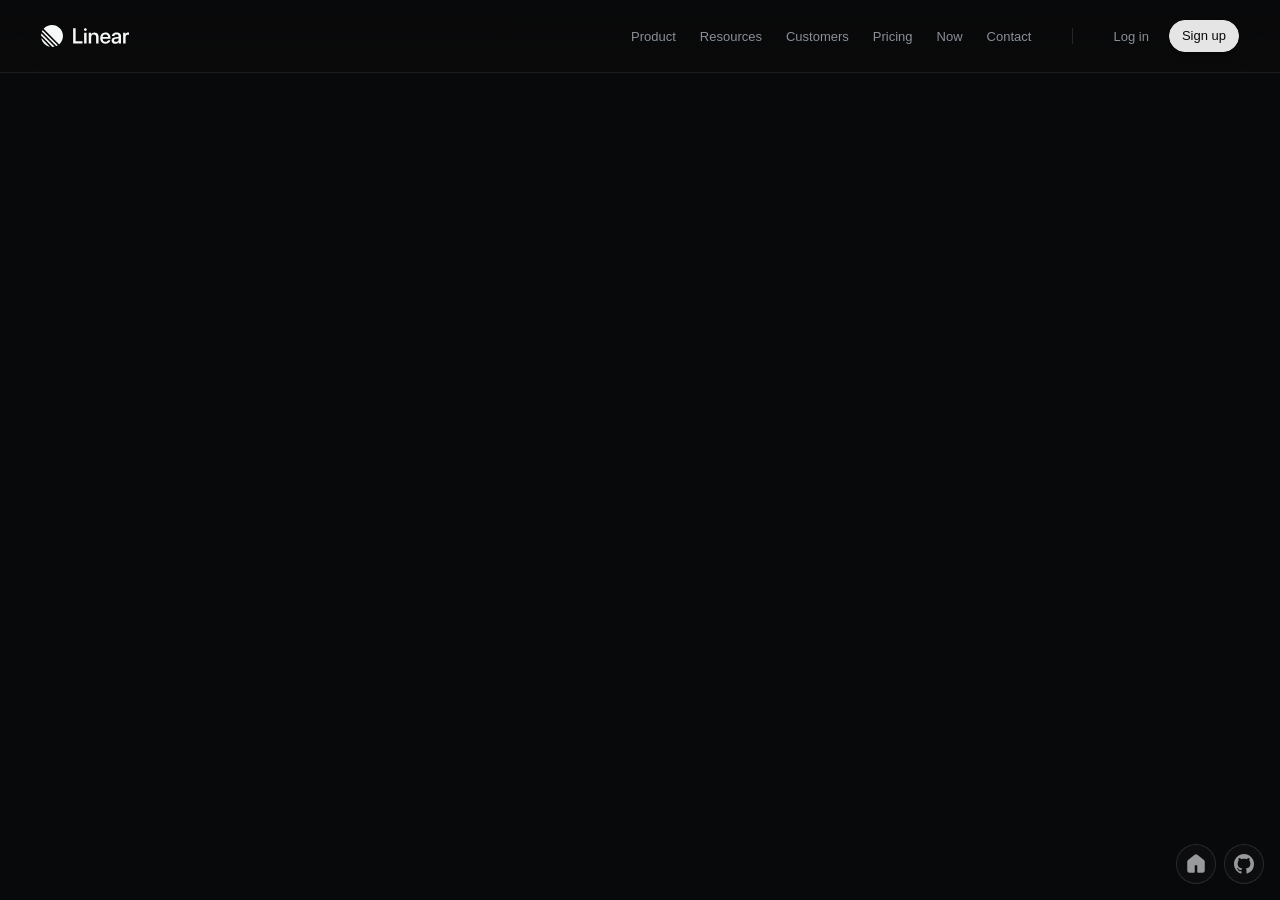
<file: linear-nav-hover.html>
<!doctype html>
<html lang="en">
  <head>
    <meta charset="UTF-8" />
    <meta name="viewport" content="width=device-width, initial-scale=1.0" />
    <title>Linear 导航栏 hover 动效 Linear Nav Hover</title>
    <meta
      name="description"
      content="1:1 复刻 Linear 官网导航栏：hover 时文字变亮、玻璃背景亮起，transition 挂在基态使进入/移开对称渐变，0.1s + easeOutQuad 保证即时感；含毛玻璃 header、设计令牌断点与 Inter Variable 字体。"
    />
    <meta name="source" content="https://linear.app" />
    <style>
      /* 原版的 @font-face：Inter Variable 可变字体（100-900 全字重一个文件） */
      @font-face {
        font-family: "Inter Variable";
        font-weight: 100 900;
        font-display: swap;
        font-style: normal;
        src: url(https://static.linear.app/fonts/InterVariable.woff2?v=4.1)
          format("woff2");
      }
      @font-face {
        font-family: "Inter Variable";
        font-weight: 100 900;
        font-display: swap;
        font-style: italic;
        src: url(https://static.linear.app/fonts/InterVariable-Italic.woff2?v=4.1)
          format("woff2");
      }

      /* ============ 设计令牌（来自原版 index.BGg4XGWg.css 的 :root） ============ */
      :root {
        --header-height: 72px;
        --header-blur: 20px;

        --homepage-outer-padding: 46px;
        --homepage-max-width: calc(1344px + var(--homepage-outer-padding) * 2);
        --homepage-padding-inset: 32px;

        --page-padding-inline: 24px;
        --page-padding-right: max(
          env(safe-area-inset-right),
          var(--page-padding-inline)
        );

        --layer-header: 100;
        --speed-quickTransition: 0.1s;
        --ease-out-quad: cubic-bezier(0.25, 0.46, 0.45, 0.94);
        --radius-rounded: 9999px;

        /* 原版的字重梯度（Inter Variable 可变字重） */
        --font-weight-light: 300;
        --font-weight-normal: 400;
        --font-weight-medium: 510;
        --font-weight-semibold: 590;
        --font-weight-bold: 680;

        /* 暗色主题下的取值 */
        --header-bg: #0b0b0bcc;
        --header-border: #ffffff14;
        --color-bg-primary: #08090a;
        --color-text-primary: #f7f8f8;
        --color-text-tertiary: #8a8f98;
        --color-border-primary: #23252a;
        --color-button-invert-bg: #e5e5e6;
        --shadow-stack-low:
          0px 8px 2px 0px #0000, 0px 5px 2px 0px #00000003,
          0px 3px 2px 0px #0000000a, 0px 1px 1px 0px #00000012,
          0px 0px 1px 0px #00000014;
      }

      /* 原版的变量断点：留白随视口宽度变化 */
      @media (max-width: 1280px) {
        :root {
          --homepage-outer-padding: 10px;
        }
      }
      @media (max-width: 1024px) {
        :root {
          --homepage-outer-padding: 28px;
          --homepage-padding-inset: 8px;
        }
      }
      @media (max-width: 640px) {
        :root {
          --homepage-outer-padding: 16px;
          --header-height: 64px;
        }
      }

      /* 原版 @layer reset 里的全局盒模型重置：
         没有它，width:100% + padding 会按 content-box 溢出容器 */
      *,
      *::before,
      *::after {
        box-sizing: border-box;
      }

      html {
        font-size: 100%;
        font-weight: var(--font-weight-normal);
      }

      body {
        margin: 0;
        background: var(--color-bg-primary);
        color: var(--color-text-primary);
        /* 原版的完整字体栈（--sx-1ipkkxf） */
        font-family:
          "Inter Variable", "SF Pro Display", -apple-system,
          BlinkMacSystemFont, "Segoe UI", Roboto, Oxygen, Ubuntu, Cantarell,
          "Open Sans", "Helvetica Neue", "Linear Thai", sans-serif;
        /* macOS 上让文字变细的关键：抗锯齿渲染（原版 body 同款） */
        -webkit-font-smoothing: antialiased;
        -moz-osx-font-smoothing: grayscale;
        /* Inter 的字形特性开关 + 可变字体光学尺寸（原版 body 同款） */
        --font-settings: "cv01", "ss03";
        font-feature-settings: var(--font-settings);
        --font-variations: "opsz" auto;
        font-variation-settings: var(--font-variations);
      }

      /* 原版 hCgVwa_reset-button：清掉 button 的默认样式 */
      .reset-button {
        appearance: none;
        background: none;
        border: none;
        font: inherit;
        color: inherit;
        cursor: pointer;
        margin: 0;
        padding: 0;
      }

      /* ============ Header（原版 TZTsQG_header） ============ */
      .header {
        position: fixed;
        top: 0;
        inset-inline: 0;
        margin-inline: auto;
        z-index: var(--layer-header);
        user-select: none;
        isolation: isolate;
        /* 弹窗移除滚动条时补偿位移，平时为 0 */
        transform: translateX(
          calc(-1 * var(--removed-body-scroll-bar-size, 0px) / 2)
        );
        backdrop-filter: blur(var(--header-blur));
        background: linear-gradient(
          180deg,
          var(--header-bg) 0%,
          color-mix(in oklab, var(--header-bg) 100%, transparent 5%) 100%
        );
        border-bottom: 1px solid var(--header-border);
        transition: var(--speed-quickTransition) var(--ease-out-quad);
        transition-property: border-color, background;
      }

      .header::before {
        content: "";
        pointer-events: none;
        background: linear-gradient(
          180deg,
          var(--color-bg-primary) 0%,
          transparent 100%
        );
        position: absolute;
        inset: 0;
      }

      /* 原版 TZTsQG_menuRoot */
      .menuRoot {
        display: flex;
        align-items: center;
        height: 100%;
      }
      @media (max-width: 768px) {
        .menuRoot {
          flex-direction: column;
        }
      }

      /* 原版 TZTsQG_innerWrapper */
      .innerWrapper {
        height: var(--header-height);
        width: 100%;
        max-width: var(--homepage-max-width);
        padding-left: calc(
          var(--homepage-padding-inset) + var(--homepage-outer-padding) - 1px
        );
        padding-right: calc(
          var(--homepage-padding-inset) + var(--homepage-outer-padding) - 1px
        );
        align-items: center;
        margin-inline: auto;
        display: flex;
      }
      .innerWrapper > div {
        width: 100%;
      }

      /* 原版 TZTsQG_list */
      .list {
        min-height: var(--header-height);
        align-items: center;
        gap: 8px;
        list-style: none;
        margin: 0;
        padding: 0;
        display: flex;
      }
      @media (max-width: 768px) {
        .list {
          justify-content: flex-start;
          gap: 16px;
        }
      }

      /* 原版 TZTsQG_item */
      .item {
        white-space: nowrap;
        margin: 0;
        list-style: none;
        display: grid;
      }

      /* 原版 TZTsQG_logoItem：flex:1 吃掉剩余空间，把右侧区推到最右 */
      .logoItem {
        color: var(--color-text-primary);
        flex: 1;
        justify-content: flex-start;
        display: flex;
      }

      /* 原版 TZTsQG_logoLink（含 I_mUeq_root 的链接 reset） */
      .logoLink {
        border-radius: 6px;
        justify-content: flex-start;
        align-items: center;
        height: 32px;
        margin-left: -8px;
        padding: 0 8px;
        display: flex;
        color: inherit;
        cursor: pointer;
        text-decoration: none;
      }

      /* 原版 TZTsQG_rightSideWrapper */
      .rightSideWrapper {
        flex-shrink: 0;
        align-items: center;
        width: 100%;
        max-width: 620px;
        margin: 0;
        display: flex;
      }
      @media (max-width: 1024px) {
        .rightSideWrapper {
          width: auto;
        }
      }

      /* 原版 TZTsQG_navItems */
      .navItems {
        align-items: center;
        margin: 0;
        padding: 0;
        list-style: none;
        display: flex;
      }

      /* 原版 TZTsQG_navDivider：菜单和按钮之间的竖线 */
      .navDivider {
        background: var(--color-border-primary);
        width: 1px;
        height: 16px;
        margin-inline: 8px;
      }

      /* 原版 TZTsQG_buttons */
      .buttons {
        justify-content: flex-end;
        align-items: center;
        gap: 8px;
        margin: 0;
        padding: 0;
        list-style: none;
        display: flex;
      }

      /* 原版 TZTsQG_buttonItem */
      .buttonItem {
        justify-content: center;
        align-items: center;
        display: flex;
      }
      .buttonItem a,
      .buttonItem span {
        width: 100%;
      }

      /* 原版 TZTsQG_anchor：导航链接/触发器的公共样式（hover 态未实现） */
      .anchor {
        --anchor-glass-bg: #ffffff14;
        height: 32px;
        color: var(--color-text-tertiary);
        border-radius: var(--radius-rounded);
        transition: var(--speed-quickTransition) var(--ease-out-quad);
        transition-property: color, background;
        background: 0 0;
        justify-content: center;
        align-items: center;
        padding: 0 12px;
        font-size: 13px;
        display: flex;
        position: relative;
        cursor: pointer;
        text-decoration: none;
      }

      /* 原版的 hover：包在 any-hover 里，触屏设备不生效。
         进入/移开都走基态那条 0.1s transition（color, background），
         完全对称；背景色太淡所以移开时的渐隐不易察觉 */
      @media (any-hover: hover) {
        .anchor:hover {
          color: var(--color-text-primary);
          background: var(--anchor-glass-bg);
        }
      }

      /* 原版 S36ykG_root + S36ykG_variant + S36ykG_variant-invert + S36ykG_size-small
         （Sign up 按钮，hover 态未实现，:active 缩放保留） */
      .button {
        appearance: none;
        cursor: pointer;
        white-space: nowrap;
        user-select: none;
        max-width: 100%;
        flex-shrink: 0;
        justify-content: center;
        align-items: center;
        margin: 0;
        display: inline-flex;
        position: relative;
        font-weight: var(--font-weight-medium);
        font-size: 13px;
        line-height: 32px;
        height: 32px;
        gap: 8px;
        padding: 0 12px;
        border-radius: var(--radius-rounded);
        background: var(--color-button-invert-bg);
        border: 1px solid var(--color-button-invert-bg);
        color: var(--color-bg-primary);
        box-shadow: var(--shadow-stack-low);
        text-decoration: none;
        transition: 0.16s var(--ease-out-quad);
        transition-property:
          border, background-color, color, box-shadow, opacity, filter,
          transform;
      }
      .button:active {
        transform: scale(0.97);
      }

      /* 原版 TZTsQG_mobileItem / TZTsQG_mobileMenuTrigger：移动端汉堡菜单 */
      .mobileItem {
        display: none;
      }
      .mobileItem.mobileItem {
        margin-left: calc(-1 * var(--page-padding-right) + 8px);
      }
      @media (max-width: 768px) {
        .mobileItem {
          display: block;
        }
      }
      .mobileMenuTrigger {
        height: var(--header-height);
        aspect-ratio: 1;
        outline: none;
        justify-content: center;
        align-items: center;
        margin-right: -28px;
        display: flex;
      }

      /* 原版响应式工具类（utils.css） */
      @media (max-width: 640px) {
        .hide-mobile {
          display: none !important;
        }
      }
      @media (max-width: 768px) {
        .hide-tablet {
          display: none !important;
        }
      }
      @media (max-width: 1024px) {
        .hide-laptop {
          display: none !important;
        }
      }
    </style>
  </head>
  <body>
    <header class="header">
      <nav aria-label="Main" class="menuRoot">
        <div class="innerWrapper">
          <div style="position: relative">
            <ul class="list" aria-label="Site navigation">
              <li class="logoItem item">
                <span style="display: flex">
                  <a href="#" aria-label="Navigate to home" class="logoLink">
                    <svg
                      height="22"
                      viewBox="0 0 400 100"
                      fill="currentColor"
                      aria-label="Linear"
                    >
                      <path
                        fill-rule="evenodd"
                        clip-rule="evenodd"
                        d="M12.9266 16.3713c-.5283.5806-.4933 1.4714.0617 2.0265l68.5946 68.5946c.5551.555 1.4459.59 2.0265.0617 10.0579-9.1522 16.3713-22.3478 16.3713-37.0179C99.9807 22.402 77.5788 0 49.9445 0 35.2744 0 22.0788 6.31337 12.9266 16.3713ZM4.35334 29.3894c-.25348.5589-.12567 1.2142.30824 1.6481L68.9432 95.3191c.4339.4339 1.0892.5617 1.6481.3083 1.485-.6736 2.9312-1.4176 4.3344-2.2277.8341-.4815.9618-1.6195.2808-2.3005L8.88146 24.7742c-.68097-.681-1.81894-.5532-2.30045.2808-.81013 1.4032-1.55411 2.8494-2.22767 4.3344ZM.453579 47.796c-.300979-.301-.46112014-.7158-.4327856-1.1405.1327026-1.9891.3816396-3.9463.7400796-5.865.214926-1.1505 1.620727-1.5497 2.448307-.7222L59.9124 96.7715c.8275.8276.4283 2.2334-.7222 2.4483-1.9187.3585-3.8759.6074-5.865.7401-.4247.0283-.8395-.1318-1.1405-.4328L.453579 47.796ZM3.93331 61.7589c-1.0331-1.0331-2.70028-.1429-2.32193 1.2683C6.22104 80.2203 19.7604 93.7597 36.9535 98.3693c1.4112.3784 2.3014-1.2888 1.2683-2.3219L3.93331 61.7589ZM201.602 27.535c3.587 0 6.494-2.918 6.494-6.5175S205.189 14.5 201.602 14.5c-3.586 0-6.493 2.918-6.493 6.5175s2.907 6.5175 6.493 6.5175Zm-55.621 56.8396V14.5039h11.54v59.648h31.115v10.2227h-42.655Zm82.136-28.511v28.511h-11.166V34.8555h11.026v8.4876l.14-.0937c1.121-2.6573 2.928-4.8769 5.42-6.6589 2.491-1.8132 5.668-2.7198 9.531-2.7198 3.426 0 6.54.766 9.344 2.2978 2.803 1.5006 5.045 3.7045 6.727 6.6119 1.682 2.9074 2.523 6.4713 2.523 10.6916v30.9026h-11.166V55.0195c0-3.7514-.997-6.5963-2.99-8.5345-1.962-1.9695-4.594-2.9543-7.896-2.9543-2.118 0-4.049.4377-5.793 1.313-1.744.8754-3.13 2.2196-4.158 4.0328-1.028 1.8132-1.542 4.1422-1.542 6.9871Zm101.105 27.6669c2.554 1.0942 5.482 1.6413 8.783 1.6413 2.71 0 5.03-.3439 6.961-1.0317 1.932-.719 3.52-1.6725 4.766-2.8605 1.277-1.1879 2.289-2.4853 3.037-3.8921h.187v6.9871h10.699V50.2833c0-2.4072-.468-4.6111-1.402-6.6119-.934-2.0008-2.289-3.7358-4.065-5.2051-1.744-1.4694-3.862-2.5948-6.354-3.3763-2.491-.8129-5.295-1.2193-8.409-1.2193-4.267 0-7.958.7347-11.073 2.204-3.084 1.4381-5.497 3.3763-7.242 5.8148-1.744 2.4384-2.694 5.1895-2.85 8.2531h10.793c.124-1.438.623-2.7198 1.495-3.8452.872-1.1254 2.056-2.0008 3.551-2.626 1.495-.6565 3.223-.9848 5.186-.9848 1.962 0 3.628.3283 4.999.9848 1.401.6565 2.476 1.5475 3.223 2.6729.748 1.1254 1.122 2.4384 1.122 3.939v.3752c0 1.1254-.39 1.9538-1.168 2.4853-.748.5314-2.025.9222-3.831 1.1723-1.776.2501-4.205.5471-7.289.891-2.523.2813-4.952.7034-7.288 1.2661-2.336.5627-4.423 1.3912-6.261 2.4853-1.806 1.0942-3.239 2.5479-4.298 4.3611-1.059 1.8132-1.588 4.1422-1.588 6.987 0 3.2826.747 6.0336 2.242 8.2532 1.495 2.1884 3.52 3.8453 6.074 4.9707Zm18.081-8.3001c-1.807.9691-4.034 1.4537-6.681 1.4537-2.679 0-4.813-.5627-6.401-1.6881-1.589-1.1567-2.383-2.7355-2.383-4.7362 0-1.5631.436-2.8293 1.308-3.7984.904-.9691 2.087-1.735 3.551-2.2977 1.464-.5628 3.052-.9535 4.765-1.1724 1.246-.1875 2.461-.3751 3.645-.5627 1.183-.2188 2.289-.422 3.317-.6096 1.028-.2188 1.9-.4377 2.616-.6565.748-.2188 1.293-.4533 1.635-.7034v5.5334c0 1.9382-.451 3.7202-1.355 5.3458-.872 1.5944-2.211 2.8917-4.017 3.8921Zm26.094 9.1442V34.8555h10.745v8.1594h.141c.903-2.8136 2.32-4.955 4.251-6.4244 1.962-1.5005 4.532-2.2508 7.709-2.2508.779 0 1.48.0312 2.102.0938.655.0312 1.2.0625 1.636.0937v10.082c-.405-.0625-1.122-.1406-2.149-.2344-1.028-.0938-2.118-.1407-3.271-.1407-1.838 0-3.519.422-5.046 1.2661-1.526.8441-2.741 2.1415-3.644 3.8921-.872 1.7195-1.308 3.8922-1.308 6.5182v28.4641h-11.166Zm-177.401 0V34.8555h11.166v49.5191h-11.166Zm84.238-2.204c3.582 2.2196 7.834 3.3294 12.755 3.3294 3.8 0 7.257-.6878 10.372-2.0633 3.146-1.4068 5.762-3.3294 7.849-5.7678 2.087-2.4697 3.442-5.3146 4.065-8.5346h-10.512c-.468 1.4693-1.231 2.7667-2.29 3.8921-1.027 1.0942-2.32 1.9539-3.877 2.5792-1.558.6252-3.364.9378-5.42.9378-2.772 0-5.155-.6252-7.148-1.8757-1.962-1.2505-3.457-2.9855-4.485-5.2051-.933-2.043-1.443-4.3564-1.529-6.9402h35.915v-3.0012c0-3.8139-.561-7.284-1.682-10.4102-1.121-3.1575-2.71-5.8773-4.766-8.1594-2.055-2.3134-4.531-4.0953-7.428-5.3458-2.866-1.2505-6.058-1.8757-9.578-1.8757-4.578 0-8.627 1.1098-12.147 3.3294-3.52 2.2196-6.276 5.2833-8.27 9.191-1.993 3.9078-2.99 8.3782-2.99 13.4114 0 5.0019.966 9.4568 2.897 13.3645 1.931 3.8765 4.688 6.9246 8.269 9.1442Zm23.501-32.7783c-1.028-2.1258-2.492-3.767-4.392-4.9237-1.9-1.1567-4.142-1.7351-6.728-1.7351-2.554 0-4.781.5784-6.681 1.7351-1.868 1.1567-3.332 2.7979-4.391 4.9237-.756 1.5396-1.234 3.2903-1.434 5.2521h25.059c-.2-1.9618-.678-3.7125-1.433-5.2521Z"
                      ></path>
                    </svg>
                  </a>
                </span>
              </li>

              <li class="rightSideWrapper">
                <ul class="navItems">
                  <li class="hide-tablet item">
                    <button class="anchor reset-button">Product</button>
                  </li>
                  <li class="hide-tablet item">
                    <button class="anchor reset-button">Resources</button>
                  </li>
                  <li class="hide-tablet item">
                    <a href="#" class="anchor">Customers</a>
                  </li>
                  <li class="hide-tablet item">
                    <a href="#" class="anchor">Pricing</a>
                  </li>
                  <li class="hide-laptop item">
                    <a href="#" class="anchor">Now</a>
                  </li>
                  <li class="hide-tablet item">
                    <a href="#" class="anchor">Contact</a>
                  </li>
                </ul>

                <div style="flex: 1"></div>
                <div class="navDivider hide-tablet"></div>
                <div style="flex: 1"></div>

                <ul class="buttons">
                  <li class="buttonItem item">
                    <span><a href="#" class="anchor">Log in</a></span>
                  </li>
                  <li class="buttonItem item">
                    <a href="#" class="button">Sign up</a>
                  </li>
                </ul>
              </li>

              <li class="mobileItem item">
                <button type="button" class="mobileMenuTrigger reset-button">
                  <svg
                    width="16"
                    height="16"
                    viewBox="0 0 16 16"
                    fill="currentColor"
                    xmlns="http://www.w3.org/2000/svg"
                  >
                    <rect
                      x="1"
                      y="7.5"
                      width="14"
                      height="1"
                      rx="0.5"
                      style="
                        transform-origin: center;
                        transition: 160ms var(--ease-out-quad);
                        transform: translateY(-3.5px);
                      "
                    ></rect>
                    <rect
                      x="1"
                      y="7.5"
                      width="14"
                      height="1"
                      rx="0.5"
                      style="
                        transform-origin: center;
                        transition: 160ms var(--ease-out-quad);
                        transform: translateY(3.5px);
                      "
                    ></rect>
                  </svg>
                </button>
              </li>
            </ul>
          </div>
        </div>
      </nav>
    </header>
  <a id="ui-motions-source-link" href="https://github.com/yuanzhixiang/ui-motions/blob/main/linear-nav-hover.html" target="_blank" rel="noopener" aria-label="在 GitHub 查看源码" title="在 GitHub 查看源码" style="position:fixed;right:16px;bottom:16px;z-index:2147483647;display:flex;align-items:center;justify-content:center;width:40px;height:40px;border-radius:50%;background:rgba(20,22,26,.72);border:1px solid rgba(255,255,255,.18);backdrop-filter:blur(8px);-webkit-backdrop-filter:blur(8px);opacity:.65;transition:opacity .2s ease,transform .2s ease" onmouseover="this.style.opacity=1;this.style.transform='scale(1.08)'" onmouseout="this.style.opacity=.65;this.style.transform='scale(1)'"><svg width="20" height="20" viewBox="0 0 16 16" fill="#e8eaed" aria-hidden="true"><path d="M8 0C3.58 0 0 3.58 0 8c0 3.54 2.29 6.53 5.47 7.59.4.07.55-.17.55-.38 0-.19-.01-.82-.01-1.49-2.01.37-2.53-.49-2.69-.94-.09-.23-.48-.94-.82-1.13-.28-.15-.68-.52-.01-.53.63-.01 1.08.58 1.23.82.72 1.21 1.87.87 2.33.66.07-.52.28-.87.51-1.07-1.78-.2-3.64-.89-3.64-3.95 0-.87.31-1.59.82-2.15-.08-.2-.36-1.02.08-2.12 0 0 .67-.21 2.2.82.64-.18 1.32-.27 2-.27s1.36.09 2 .27c1.53-1.04 2.2-.82 2.2-.82.44 1.1.16 1.92.08 2.12.51.56.82 1.27.82 2.15 0 3.07-1.87 3.75-3.65 3.95.29.25.54.73.54 1.48 0 1.07-.01 1.93-.01 2.2 0 .21.15.46.55.38A8.01 8.01 0 0 0 16 8c0-4.42-3.58-8-8-8Z"/></svg></a>
<a id="ui-motions-home-link" href="./index.html" aria-label="返回动效列表" title="返回动效列表" style="position:fixed;right:64px;bottom:16px;z-index:2147483647;display:flex;align-items:center;justify-content:center;width:40px;height:40px;border-radius:50%;background:rgba(20,22,26,.72);border:1px solid rgba(255,255,255,.18);backdrop-filter:blur(8px);-webkit-backdrop-filter:blur(8px);opacity:.65;transition:opacity .2s ease,transform .2s ease" onmouseover="this.style.opacity=1;this.style.transform='scale(1.08)'" onmouseout="this.style.opacity=.65;this.style.transform='scale(1)'"><svg width="20" height="20" viewBox="0 0 16 16" fill="#e8eaed" aria-hidden="true"><path d="M6.906.664a1.749 1.749 0 0 1 2.187 0l5.25 4.2c.415.332.657.835.657 1.367v7.019A1.75 1.75 0 0 1 13.25 15h-3.5a.75.75 0 0 1-.75-.75V9H7v5.25a.75.75 0 0 1-.75.75h-3.5A1.75 1.75 0 0 1 1 13.25V6.23c0-.531.242-1.034.657-1.366l5.25-4.2Z"/></svg></a>
</body>
</html>
</file>
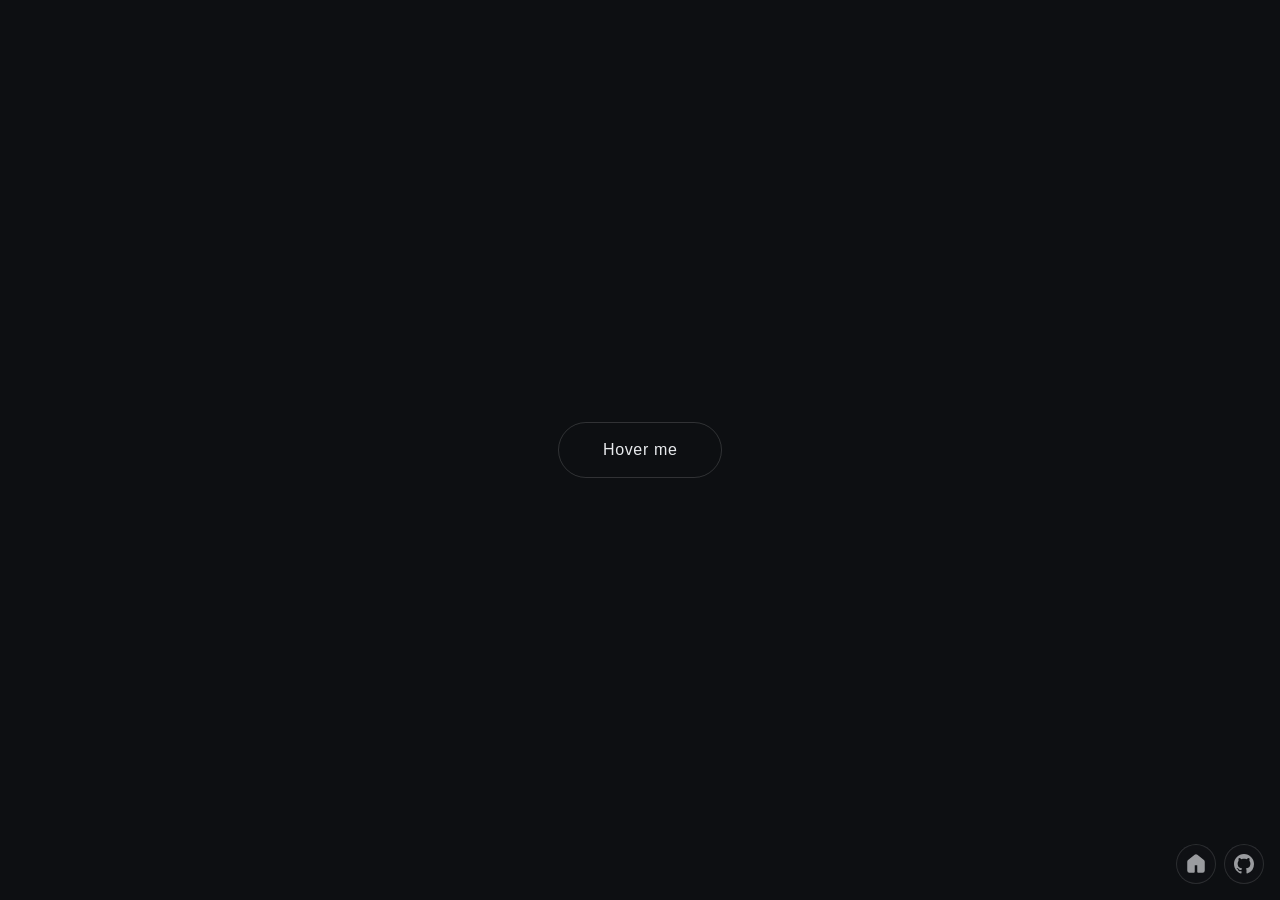
<file: magnetic-button.html>
<!doctype html>
<html lang="zh-CN">
<head>
<meta charset="utf-8">
<meta name="viewport" content="width=device-width, initial-scale=1">
<title>磁吸按钮 Magnetic Button</title>
<meta name="description" content="hover 时按钮和文字分层跟随光标产生磁吸位移，离开后弹回原位；基于 requestAnimationFrame + lerp 缓动实现。">
<style>
  * { box-sizing: border-box; margin: 0; }
  body {
    min-height: 100vh;
    display: grid;
    place-items: center;
    background: #0d0f12;
    font-family: -apple-system, BlinkMacSystemFont, "Segoe UI", "PingFang SC", sans-serif;
  }
  .magnetic {
    position: relative;
    padding: 18px 44px;
    border: 1px solid rgba(255, 255, 255, 0.15);
    border-radius: 999px;
    background: transparent;
    color: #e8eaed;
    font-size: 16px;
    letter-spacing: 0.04em;
    cursor: pointer;
    transition: border-color 0.3s ease;
    will-change: transform;
  }
  .magnetic:hover { border-color: rgba(255, 255, 255, 0.4); }
  /* 文字单独一层，用更大的位移系数，形成视差 */
  .magnetic span { display: inline-block; will-change: transform; }
</style>
</head>
<body>
  <button class="magnetic"><span>Hover me</span></button>
  <script>
    const btn = document.querySelector(".magnetic");
    const label = btn.querySelector("span");

    // 目标偏移（由鼠标决定）与当前偏移（每帧向目标 lerp），分开存才有"缓动跟随"的感觉
    let target = { x: 0, y: 0 };
    let current = { x: 0, y: 0 };

    const lerp = (a, b, t) => a + (b - a) * t;

    btn.addEventListener("mousemove", (e) => {
      const r = btn.getBoundingClientRect();
      // 鼠标相对按钮中心的偏移，乘以强度系数得到磁吸位移
      target.x = (e.clientX - r.left - r.width / 2) * 0.35;
      target.y = (e.clientY - r.top - r.height / 2) * 0.35;
    });

    btn.addEventListener("mouseleave", () => {
      target.x = 0;
      target.y = 0;
    });

    (function tick() {
      // 0.12 是缓动速度：越小越"黏"，越大越跟手
      current.x = lerp(current.x, target.x, 0.12);
      current.y = lerp(current.y, target.y, 0.12);
      btn.style.transform = `translate(${current.x}px, ${current.y}px)`;
      // 文字层位移系数更大，与按钮形成视差层次
      label.style.transform = `translate(${current.x * 0.4}px, ${current.y * 0.4}px)`;
      requestAnimationFrame(tick);
    })();
  </script>
<a id="ui-motions-source-link" href="https://github.com/yuanzhixiang/ui-motions/blob/main/magnetic-button.html" target="_blank" rel="noopener" aria-label="在 GitHub 查看源码" title="在 GitHub 查看源码" style="position:fixed;right:16px;bottom:16px;z-index:2147483647;display:flex;align-items:center;justify-content:center;width:40px;height:40px;border-radius:50%;background:rgba(20,22,26,.72);border:1px solid rgba(255,255,255,.18);backdrop-filter:blur(8px);-webkit-backdrop-filter:blur(8px);opacity:.65;transition:opacity .2s ease,transform .2s ease" onmouseover="this.style.opacity=1;this.style.transform='scale(1.08)'" onmouseout="this.style.opacity=.65;this.style.transform='scale(1)'"><svg width="20" height="20" viewBox="0 0 16 16" fill="#e8eaed" aria-hidden="true"><path d="M8 0C3.58 0 0 3.58 0 8c0 3.54 2.29 6.53 5.47 7.59.4.07.55-.17.55-.38 0-.19-.01-.82-.01-1.49-2.01.37-2.53-.49-2.69-.94-.09-.23-.48-.94-.82-1.13-.28-.15-.68-.52-.01-.53.63-.01 1.08.58 1.23.82.72 1.21 1.87.87 2.33.66.07-.52.28-.87.51-1.07-1.78-.2-3.64-.89-3.64-3.95 0-.87.31-1.59.82-2.15-.08-.2-.36-1.02.08-2.12 0 0 .67-.21 2.2.82.64-.18 1.32-.27 2-.27s1.36.09 2 .27c1.53-1.04 2.2-.82 2.2-.82.44 1.1.16 1.92.08 2.12.51.56.82 1.27.82 2.15 0 3.07-1.87 3.75-3.65 3.95.29.25.54.73.54 1.48 0 1.07-.01 1.93-.01 2.2 0 .21.15.46.55.38A8.01 8.01 0 0 0 16 8c0-4.42-3.58-8-8-8Z"/></svg></a>
<a id="ui-motions-home-link" href="./index.html" aria-label="返回动效列表" title="返回动效列表" style="position:fixed;right:64px;bottom:16px;z-index:2147483647;display:flex;align-items:center;justify-content:center;width:40px;height:40px;border-radius:50%;background:rgba(20,22,26,.72);border:1px solid rgba(255,255,255,.18);backdrop-filter:blur(8px);-webkit-backdrop-filter:blur(8px);opacity:.65;transition:opacity .2s ease,transform .2s ease" onmouseover="this.style.opacity=1;this.style.transform='scale(1.08)'" onmouseout="this.style.opacity=.65;this.style.transform='scale(1)'"><svg width="20" height="20" viewBox="0 0 16 16" fill="#e8eaed" aria-hidden="true"><path d="M6.906.664a1.749 1.749 0 0 1 2.187 0l5.25 4.2c.415.332.657.835.657 1.367v7.019A1.75 1.75 0 0 1 13.25 15h-3.5a.75.75 0 0 1-.75-.75V9H7v5.25a.75.75 0 0 1-.75.75h-3.5A1.75 1.75 0 0 1 1 13.25V6.23c0-.531.242-1.034.657-1.366l5.25-4.2Z"/></svg></a>
</body>
</html>
</file>
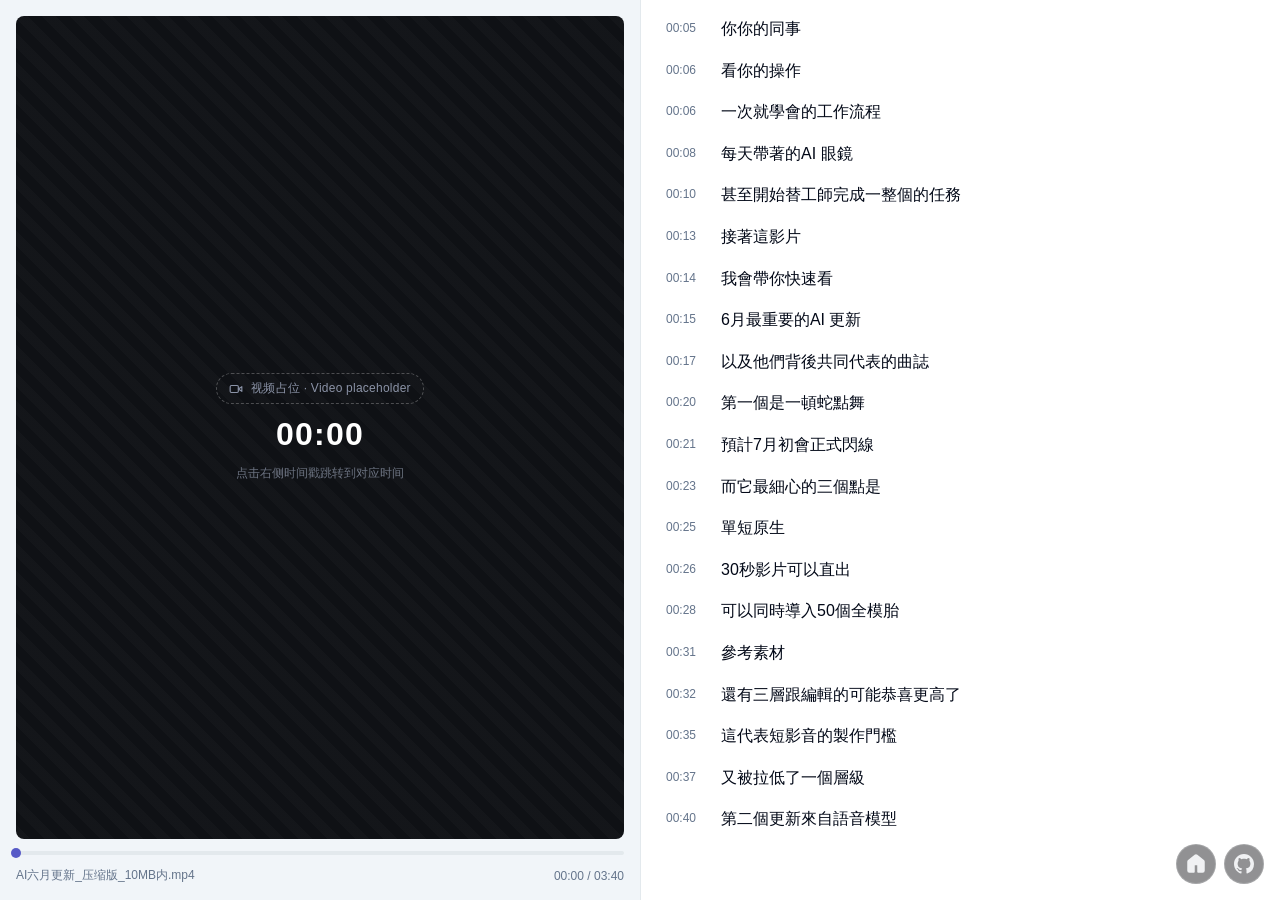
<file: memo-transcription-panel.html>
<!DOCTYPE html>
<html lang="zh-CN">
<head>
<meta charset="UTF-8" />
<meta name="viewport" content="width=device-width, initial-scale=1.0" />
<meta name="description" content="复刻 Memo(MemoAI) 1.7.5 的转录字幕面板：单选高亮 bg-primary/30 直角色块、点时间戳 seek、点文本 contenteditable 编辑、hover 淡入 #N 序号。令牌与类名逐值提取自 app.asar 产物，主色 hsl(238 50% 56%)。" />
<meta name="source" content="https://github.com/Makememo/MemoAI" />
<title>Memo · Transcription Panel（复刻）</title>
<style>
/* ===================================================================
   还原自 Memo 1.7.5 (Electron + React + shadcn/ui + Tailwind)
   资源：Memo.app/Contents/Resources/app.asar
        dist/assets/index-f8b22a57.css
        dist/assets/index-68aa31bb.js
   类名沿用原应用：TranscribePanel / ConvertResult / ConvertItem / AimText
   =================================================================== */

/* --- shadcn 主题变量（原样提取，light/dark 靠 media query 切换，不是 .dark 类） --- */
:root{
  color-scheme: light dark;
  --background: 0 0% 100%;
  --foreground: 222.2 84% 4.9%;
  --muted: 210 40% 96.1%;
  --muted-foreground: 215.4 16.3% 46.9%;
  --border: 204 22% 91%;
  --input: 214.3 31.8% 91.4%;
  --primary: 238 50% 56%;             /* #575BC7 */
  --primary-foreground: 210 40% 98%;
  --secondary: 210 40% 96.1%;
  --accent: 210 40% 96.1%;
  --accent-foreground: 238 50% 56%;
  --radius: .5rem;

  /* 旧版品牌变量 */
  --color-brand-color: #575bc7;
  --padding-large: 16px;
  --transition-all: all .16s linear;
}
@media (prefers-color-scheme: dark){
  :root{
    --background: 233 16% 11%;
    --foreground: 210 40% 98%;
    --muted: 235 14% 18%;
    --muted-foreground: 215 20.2% 65.1%;
    --border: 233 13% 25%;
    --input: 233 13% 25%;
    --secondary: 217.2 32.6% 17.5%;
    --accent: 217.2 32.6% 17.5%;
    --accent-foreground: 210 40% 98%;
  }
}

*{box-sizing:border-box}
html,body{margin:0;height:100%;overflow:hidden}
body{
  font-family:-apple-system,BlinkMacSystemFont,"Segoe UI",Roboto,Ubuntu,"Helvetica Neue",Helvetica,Arial,
              "PingFang SC","Hiragino Sans GB","Apple SD Gothic Neo","Noto Sans KR",
              "Microsoft YaHei UI","Microsoft YaHei","Source Han Sans CN",sans-serif;
  background:hsl(var(--background));
  color:hsl(var(--foreground));
  user-select:none;
}
body *{user-select:none}

/* ============ 整体：左视频 / 右转录，各占一半 ============ */
.App-content{display:flex;height:100%;width:100%}
.App-content > .media-side{width:50%;min-width:0;display:flex;flex-direction:column;background:hsl(var(--muted))}
.App-content > .text-side{width:50%;min-width:0;border-left:1px solid hsl(var(--border));display:flex;flex-direction:column;min-height:0;background:hsl(var(--background))}

/* ---------------- 左侧：视频占位 ---------------- */
.player{flex:1;display:flex;flex-direction:column;padding:16px;gap:12px;min-height:0}
.player__stage{
  flex:1;min-height:0;border-radius:8px;background:#0f1115;
  display:flex;flex-direction:column;align-items:center;justify-content:center;gap:12px;
  color:#8a92a6;position:relative;overflow:hidden;
}
.player__stage::after{
  content:"";position:absolute;inset:0;
  background:repeating-linear-gradient(45deg,rgba(255,255,255,.02) 0 10px,transparent 10px 20px);
  pointer-events:none;
}
.player__badge{
  display:inline-flex;align-items:center;gap:8px;
  padding:6px 12px;border-radius:999px;
  border:1px dashed rgba(255,255,255,.25);
  font-size:12px;letter-spacing:.02em;
}
.player__seek{
  font-size:32px;font-weight:600;letter-spacing:.04em;
  color:#fff;font-variant-numeric:tabular-nums;
}
.player__hint{font-size:12px;color:#6b7280}
/* 进度条 */
.player__bar{height:4px;border-radius:2px;background:hsl(var(--border));position:relative;cursor:pointer}
.player__bar > i{position:absolute;left:0;top:0;height:100%;border-radius:2px;background:hsl(var(--primary));width:0;transition:width .2s ease}
.player__bar > b{
  position:absolute;top:50%;width:10px;height:10px;border-radius:50%;
  background:hsl(var(--primary));transform:translate(-50%,-50%);left:0;transition:left .2s ease;
}
.player__meta{display:flex;align-items:center;justify-content:space-between;font-size:12px;color:hsl(var(--muted-foreground))}
.player__meta .file{overflow:hidden;text-overflow:ellipsis;white-space:nowrap;max-width:70%}

/* ---------------- 面板外壳（LSr） ---------------- */
.TranscribePanel{width:100%;height:100%;box-sizing:border-box;display:flex;flex-direction:column;min-height:0}
.TranscribePanel > .panel-body{min-height:0;flex:1;overflow:hidden}

.ConvertResult{height:100%;overflow-y:auto;overflow-x:hidden}
.ConvertResult .scroll-area{overflow-x:hidden;overflow-y:auto;height:100%;padding-top:8px}

/* ---------------- 字幕行（sgi / .AimText） ---------------- */
.ConvertItem{display:block}
.AimText{
  display:flex;align-items:flex-start;justify-content:center;gap:8px;
  position:relative;padding-left:var(--padding-large);
}
/* 时间戳列：w-12 pt-3 text-xs */
.AimText .time{
  position:relative;width:48px;text-align:center;flex-shrink:0;
  padding-top:12px;cursor:pointer;
  font-size:12px;line-height:16px;color:hsl(var(--muted-foreground));
  transition:color .16s linear;
}
.AimText .time:hover{color:hsl(var(--primary))}
/* “#17” 序号徽标：默认透明，行 hover 时淡入 300ms */
.AimText .time .idx{
  position:absolute;left:50%;transform:translateX(-50%);top:-4px;
  font-size:12px;line-height:16px;
  opacity:0;transition:opacity .3s;
}
.AimText:hover .time .idx{opacity:1;color:hsl(var(--primary))}

/* 文本列：p-2 flex-1 break-words，white-space:pre-wrap */
.AimText .text{
  flex:1;padding:8px;outline:none;cursor:text;
  overflow-wrap:break-word;white-space:pre-wrap;
  font-size:16px;line-height:1.6;
  /* 原应用文本列 className 无 rounded-*，高亮块是直角 */
  border-radius:0;
  transition:color .16s linear,background-color .16s linear;
}
.AimText .text:hover{color:hsl(var(--muted-foreground))}
/* 唯一的高亮态：bg-primary/30（原应用 .AimText.active 无样式，只是 JS 滚动锚点） */
.AimText.active .text{background:hsl(var(--primary)/.3);color:inherit}
/* 编辑态：原应用把 div 换成 textarea，className 为
   "resize-none block p-2 flex-1 outline-none box-border bg-background text-foreground"
   —— 没有边框、没有 ring、没有背景高亮，只是变回 bg-background */
.AimText .text.editing,
.AimText.active .text.editing{
  background:hsl(var(--background));
  color:hsl(var(--foreground));
  border:0;box-shadow:none;outline:none;
  cursor:text;user-select:text;
}
.AimText .text.editing *{user-select:text}
.AimText .text.deleted{text-decoration:line-through;pointer-events:none;color:hsl(var(--muted-foreground))}
/* 译文行：同结构的兄弟节点，时间戳列留空占位 */
.AimText__translated .time{cursor:default}
.AimText__translated .text{color:hsl(var(--muted-foreground));font-size:14px}
/* 搜索命中高亮 */
.AimText .highlight{
  position:relative;border-radius:2px;padding:0 1px;margin:0 -1px;
  background-color:#f7ce3b4d;border:1px solid rgba(247,206,59,.5);
  transition:all .2s ease;pointer-events:none;
}
.AimText .highlight.active{background-color:#ca461633;border:1px solid rgba(202,70,22,.4)}

/* 滚动条 */
.scroll-area::-webkit-scrollbar{width:8px}
.scroll-area::-webkit-scrollbar-thumb{background:hsl(var(--border));border-radius:4px}
.scroll-area::-webkit-scrollbar-track{background:transparent}
</style>
</head>
<body>
<div class="App-content">

  <!-- ==================== 左半：视频区（占位） ==================== -->
  <div class="media-side">
    <div class="player">
      <div class="player__stage">
        <div class="player__badge">
          <svg width="14" height="14" viewBox="0 0 24 24" fill="none" stroke="currentColor" stroke-width="2" stroke-linecap="round" stroke-linejoin="round"><path d="m22 8-6 4 6 4V8Z"/><rect x="2" y="6" width="14" height="12" rx="2"/></svg>
          视频占位 · Video placeholder
        </div>
        <div class="player__seek" id="seekDisplay">00:00</div>
        <div class="player__hint" id="seekHint">点击右侧时间戳跳转到对应时间</div>
      </div>
      <div class="player__bar" id="bar"><i></i><b></b></div>
      <div class="player__meta">
        <span class="file">AI六月更新_压缩版_10MB内.mp4</span>
        <span><span id="curTime">00:00</span> / 03:40</span>
      </div>
    </div>
  </div>

  <!-- ==================== 右半：转录面板 ==================== -->
  <div class="text-side">

    <!-- 面板主体 -->
    <div class="TranscribePanel">
      <div class="panel-body">
        <div class="ConvertResult">

          <!-- 字幕列表 -->
          <div class="scroll-area" data-scroll-id="convert-result">
            <div id="list"></div>
          </div>

        </div>
      </div>
    </div>

  </div>
</div>

<script>
// 转录数据形状对应 note.convertResult：{ st: 起始秒, text }
const lines = [
  { st: 5,  text: '你你的同事' },
  { st: 6,  text: '看你的操作' },
  { st: 6,  text: '一次就學會的工作流程' },
  { st: 8,  text: '每天帶著的AI 眼鏡' },
  { st: 10, text: '甚至開始替工師完成一整個的任務' },
  { st: 13, text: '接著這影片' },
  { st: 14, text: '我會帶你快速看' },
  { st: 15, text: '6月最重要的AI 更新' },
  { st: 17, text: '以及他們背後共同代表的曲誌' },
  { st: 20, text: '第一個是一頓蛇點舞' },
  { st: 21, text: '預計7月初會正式閃線' },
  { st: 23, text: '而它最細心的三個點是' },
  { st: 25, text: '單短原生' },
  { st: 26, text: '30秒影片可以直出' },
  { st: 28, text: '可以同時導入50個全模胎' },
  { st: 31, text: '參考素材' },
  { st: 32, text: '還有三層跟編輯的可能恭喜更高了' },
  { st: 35, text: '這代表短影音的製作門檻' },
  { st: 37, text: '又被拉低了一個層級' },
  { st: 40, text: '第二個更新來自語音模型' },
];

const DURATION = 220; // 03:40
const fmt = s => `${String(Math.floor(s / 60)).padStart(2, '0')}:${String(Math.floor(s % 60)).padStart(2, '0')}`;

const listEl = document.getElementById('list');
listEl.innerHTML = lines.map((l, i) => `
  <div class="ConvertItem" data-index="${i}">
    <div class="AimText group" data-index="${i}">
      <div class="time"><span class="idx">#${i + 1}</span>${fmt(l.st)}</div>
      <div class="text Selecto_item" data-index="${i}">${l.text}</div>
    </div>
  </div>
`).join('');

// ---- 全局单选：任何时刻只有一行是 .active ----
let activeRow = null;
function setActive(row){
  if (activeRow && activeRow !== row) {
    activeRow.classList.remove('active');
    const t = activeRow.querySelector('.text');
    if (t && t.isContentEditable) exitEdit(t);
  }
  activeRow = row;
  if (row) row.classList.add('active');
}

// ---- 编辑：点右侧文字进入编辑（原应用把 div 换成 textarea） ----
function enterEdit(textEl){
  if (textEl.isContentEditable) return;
  textEl.contentEditable = 'plaintext-only';
  textEl.classList.add('editing');
  textEl.focus();
  const r = document.createRange(); r.selectNodeContents(textEl);
  const sel = getSelection(); sel.removeAllRanges(); sel.addRange(r);
  sel.collapseToEnd();
}
function exitEdit(textEl){
  textEl.contentEditable = 'false';
  textEl.classList.remove('editing');
  lines[+textEl.dataset.index].text = textEl.textContent;
}

// ---- 跳转：点左侧时间戳，驱动视频占位 ----
const seekDisplay = document.getElementById('seekDisplay');
const seekHint    = document.getElementById('seekHint');
const curTime     = document.getElementById('curTime');
const barFill     = document.querySelector('#bar > i');
const barDot      = document.querySelector('#bar > b');

function seekTo(sec, index){
  const pct = Math.min(100, sec / DURATION * 100);
  seekDisplay.textContent = fmt(sec);
  curTime.textContent = fmt(sec);
  barFill.style.width = pct + '%';
  barDot.style.left = pct + '%';
  seekHint.textContent = `已跳转到第 ${index + 1} 句 · seekTo(${sec}s)`;
}

listEl.addEventListener('mousedown', e => {
  const row = e.target.closest('.AimText');
  if (!row) return;
  const index = +row.dataset.index;

  // 左侧时间戳 → 只跳转 + 选中该行，不进编辑
  if (e.target.closest('.time')) {
    setActive(row);
    seekTo(lines[index].st, index);
    return;
  }
  // 右侧文字 → 选中该行并进入编辑
  const textEl = e.target.closest('.text');
  if (textEl) {
    setActive(row);
    enterEdit(textEl);
  }
});

// 点空白处收起编辑；Esc / Enter 结束编辑
document.addEventListener('mousedown', e => {
  if (!e.target.closest('.AimText') && activeRow) {
    const t = activeRow.querySelector('.text');
    if (t && t.isContentEditable) exitEdit(t);
  }
});
listEl.addEventListener('keydown', e => {
  if (e.key === 'Escape' || (e.key === 'Enter' && !e.shiftKey)) {
    e.preventDefault();
    const t = e.target.closest('.text');
    if (t) { exitEdit(t); t.blur(); }
  }
});
</script>
<a id="ui-motions-home-link" href="./index.html" aria-label="返回动效列表" title="返回动效列表" style="position:fixed;right:64px;bottom:16px;z-index:2147483647;display:flex;align-items:center;justify-content:center;width:40px;height:40px;border-radius:50%;background:rgba(20,22,26,.72);border:1px solid rgba(255,255,255,.18);backdrop-filter:blur(8px);-webkit-backdrop-filter:blur(8px);opacity:.65;transition:opacity .2s ease,transform .2s ease" onmouseover="this.style.opacity=1;this.style.transform='scale(1.08)'" onmouseout="this.style.opacity=.65;this.style.transform='scale(1)'"><svg width="20" height="20" viewBox="0 0 16 16" fill="#e8eaed" aria-hidden="true"><path d="M6.906.664a1.749 1.749 0 0 1 2.187 0l5.25 4.2c.415.332.657.835.657 1.367v7.019A1.75 1.75 0 0 1 13.25 15h-3.5a.75.75 0 0 1-.75-.75V9H7v5.25a.75.75 0 0 1-.75.75h-3.5A1.75 1.75 0 0 1 1 13.25V6.23c0-.531.242-1.034.657-1.366l5.25-4.2Z"/></svg></a>
<a id="ui-motions-source-link" href="https://github.com/yuanzhixiang/ui-motions/blob/main/memo-transcription-panel.html" target="_blank" rel="noopener" aria-label="在 GitHub 查看源码" title="在 GitHub 查看源码" style="position:fixed;right:16px;bottom:16px;z-index:2147483647;display:flex;align-items:center;justify-content:center;width:40px;height:40px;border-radius:50%;background:rgba(20,22,26,.72);border:1px solid rgba(255,255,255,.18);backdrop-filter:blur(8px);-webkit-backdrop-filter:blur(8px);opacity:.65;transition:opacity .2s ease,transform .2s ease" onmouseover="this.style.opacity=1;this.style.transform='scale(1.08)'" onmouseout="this.style.opacity=.65;this.style.transform='scale(1)'"><svg width="20" height="20" viewBox="0 0 16 16" fill="#e8eaed" aria-hidden="true"><path d="M8 0C3.58 0 0 3.58 0 8c0 3.54 2.29 6.53 5.47 7.59.4.07.55-.17.55-.38 0-.19-.01-.82-.01-1.49-2.01.37-2.53-.49-2.69-.94-.09-.23-.48-.94-.82-1.13-.28-.15-.68-.52-.01-.53.63-.01 1.08.58 1.23.82.72 1.21 1.87.87 2.33.66.07-.52.28-.87.51-1.07-1.78-.2-3.64-.89-3.64-3.95 0-.87.31-1.59.82-2.15-.08-.2-.36-1.02.08-2.12 0 0 .67-.21 2.2.82.64-.18 1.32-.27 2-.27s1.36.09 2 .27c1.53-1.04 2.2-.82 2.2-.82.44 1.1.16 1.92.08 2.12.51.56.82 1.27.82 2.15 0 3.07-1.87 3.75-3.65 3.95.29.25.54.73.54 1.48 0 1.07-.01 1.93-.01 2.2 0 .21.15.46.55.38A8.01 8.01 0 0 0 16 8c0-4.42-3.58-8-8-8Z"/></svg></a>
</body>
</html>
</file>
